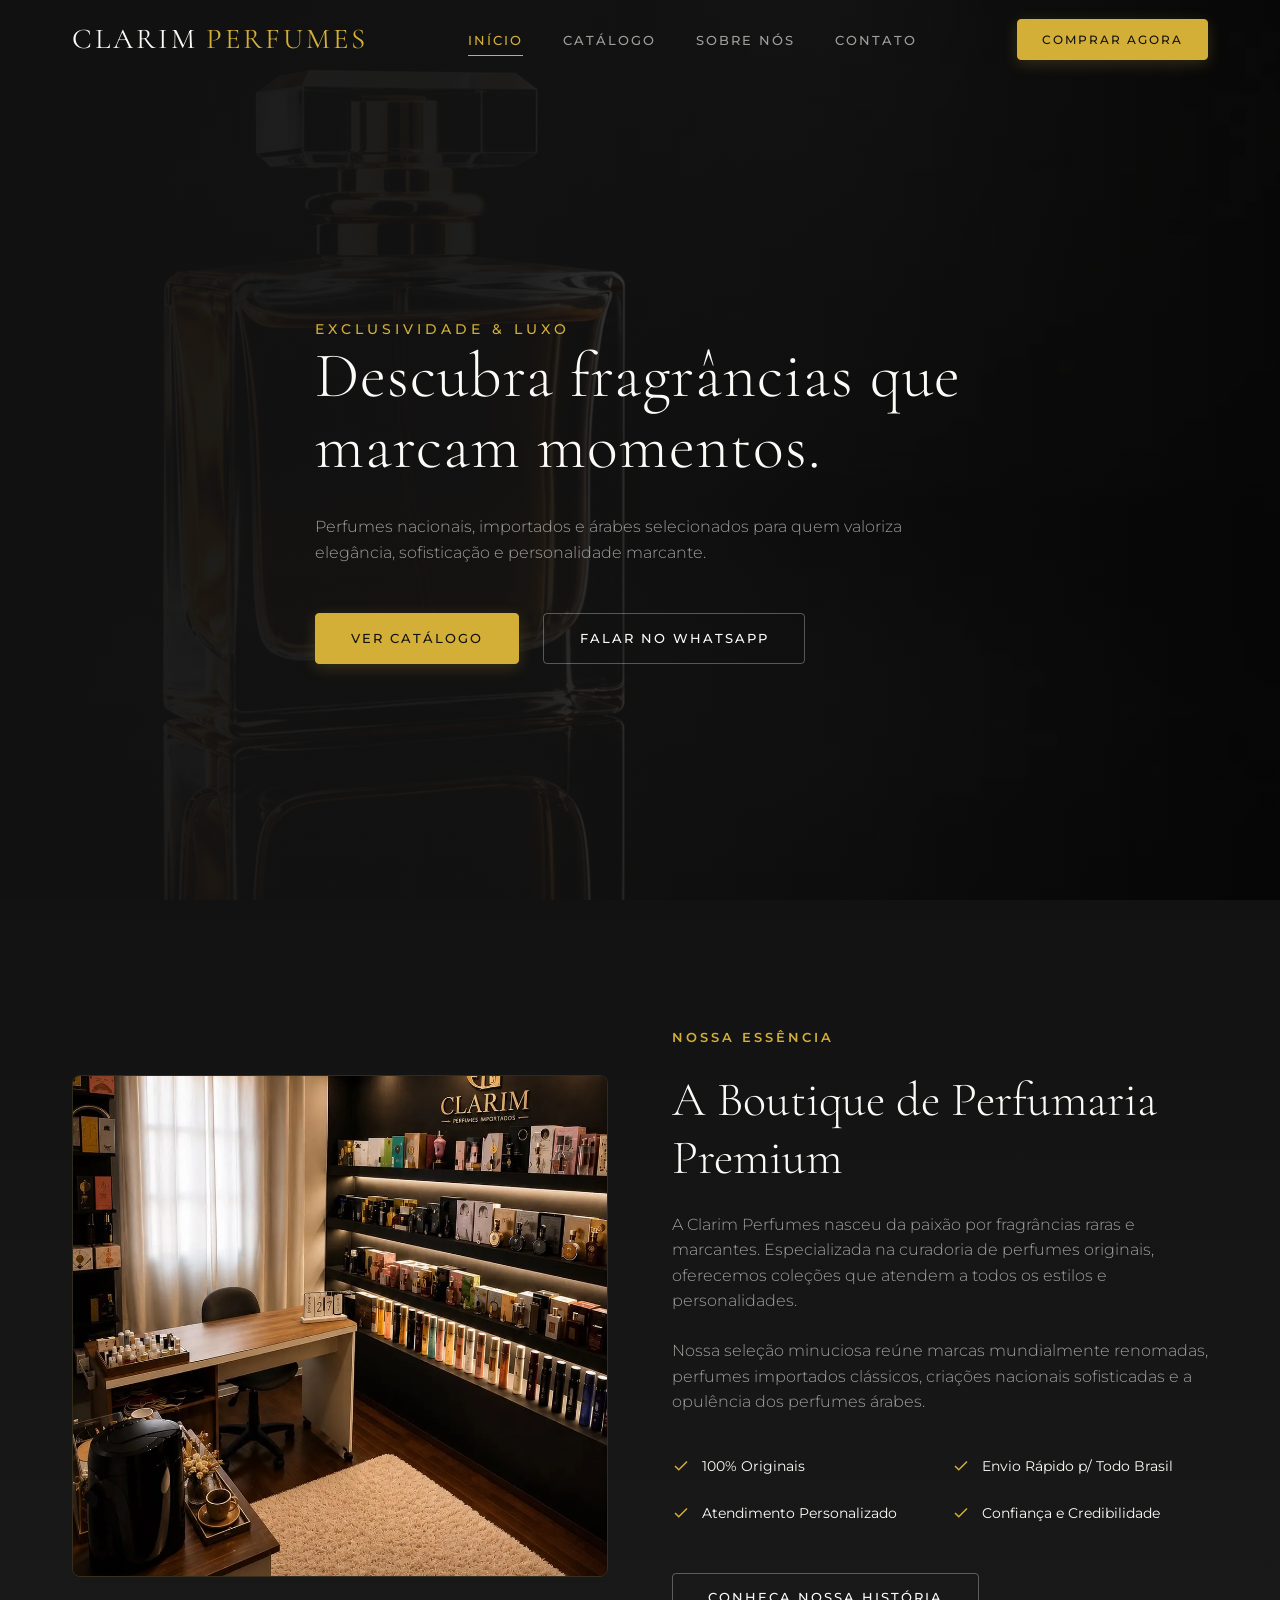
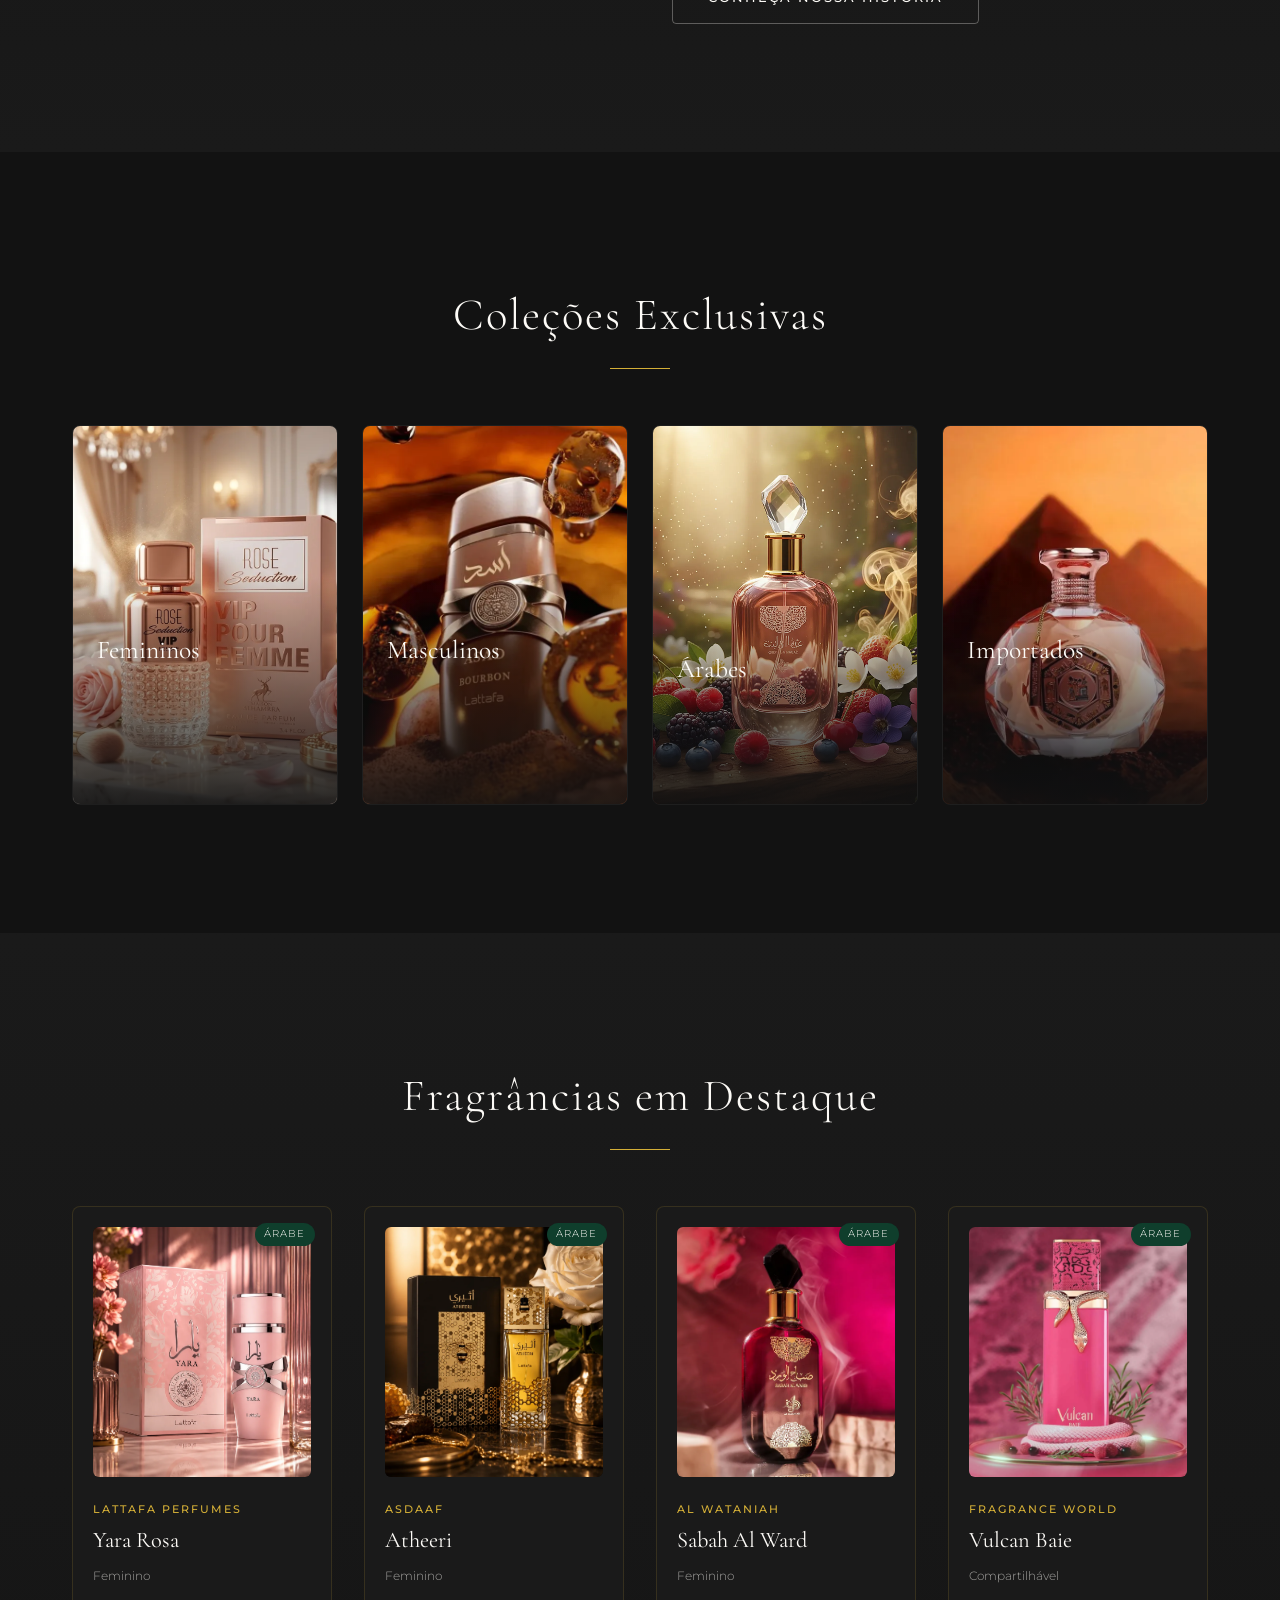
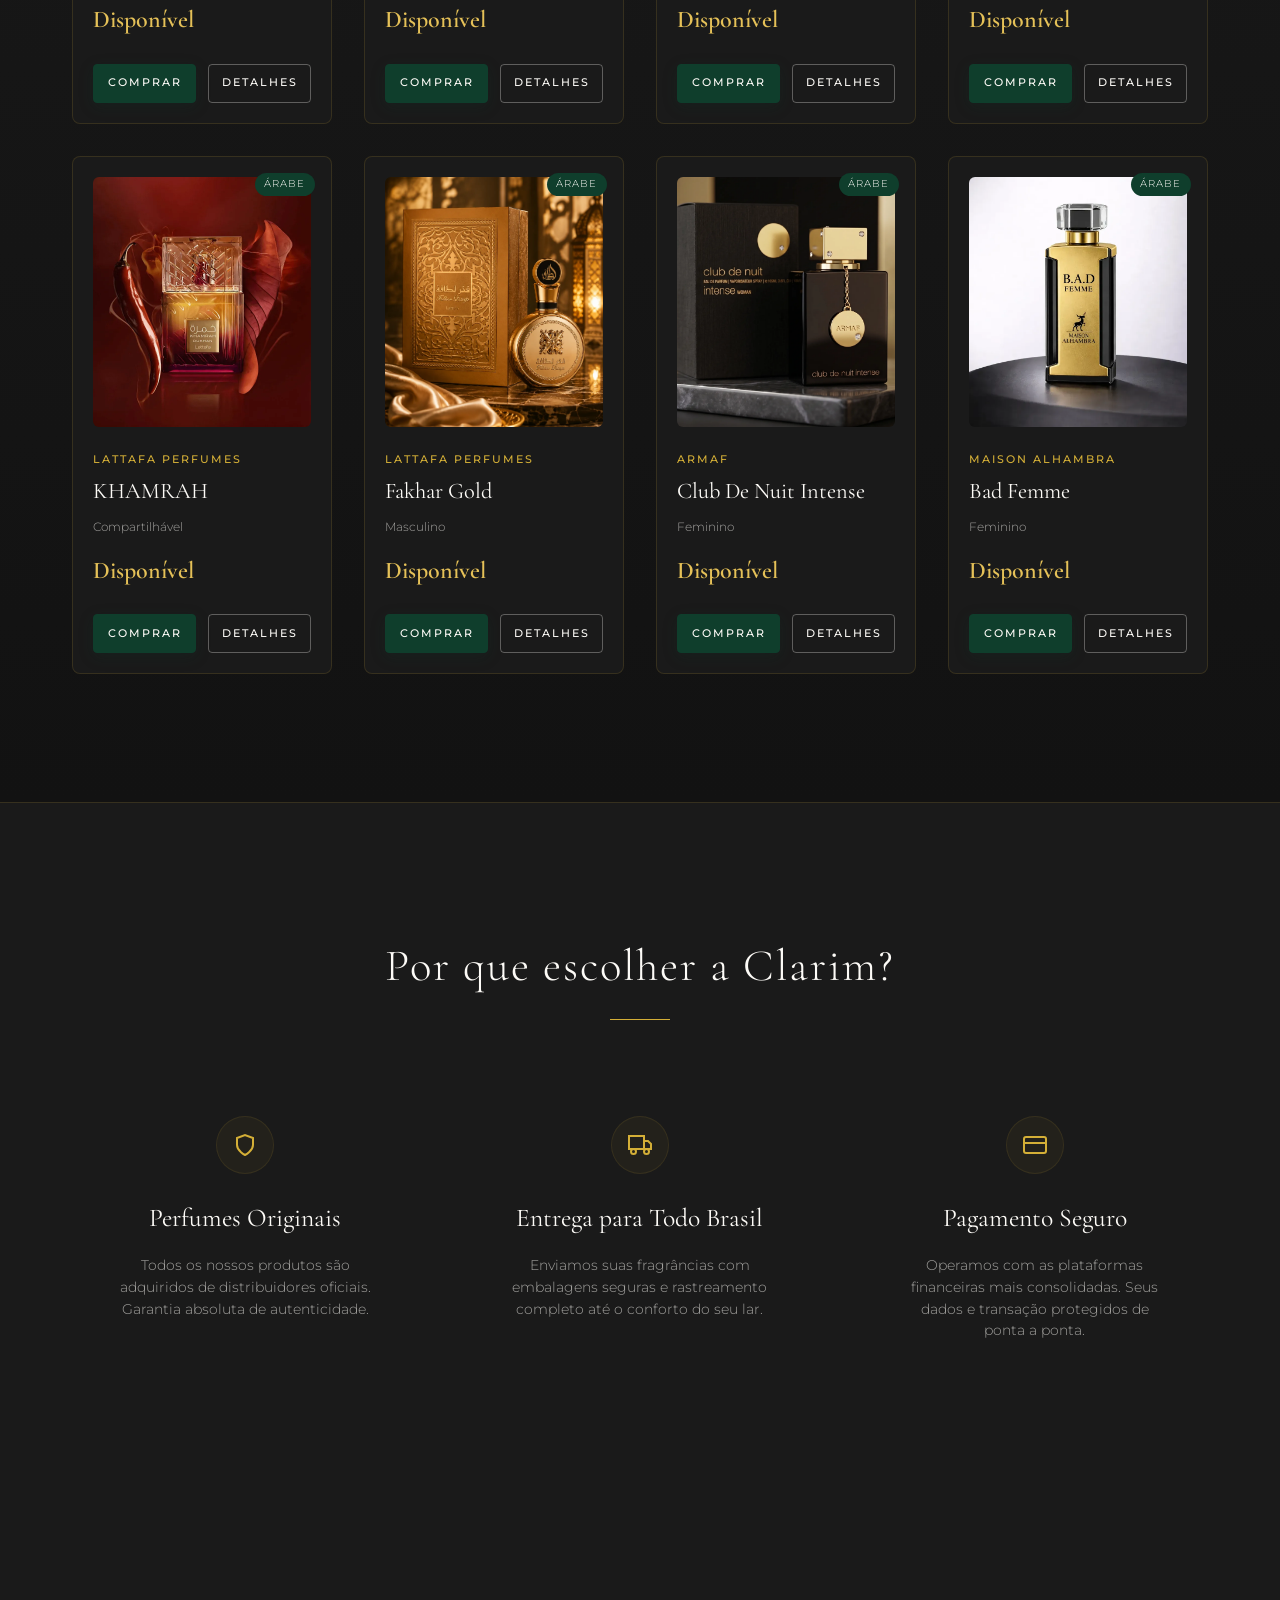
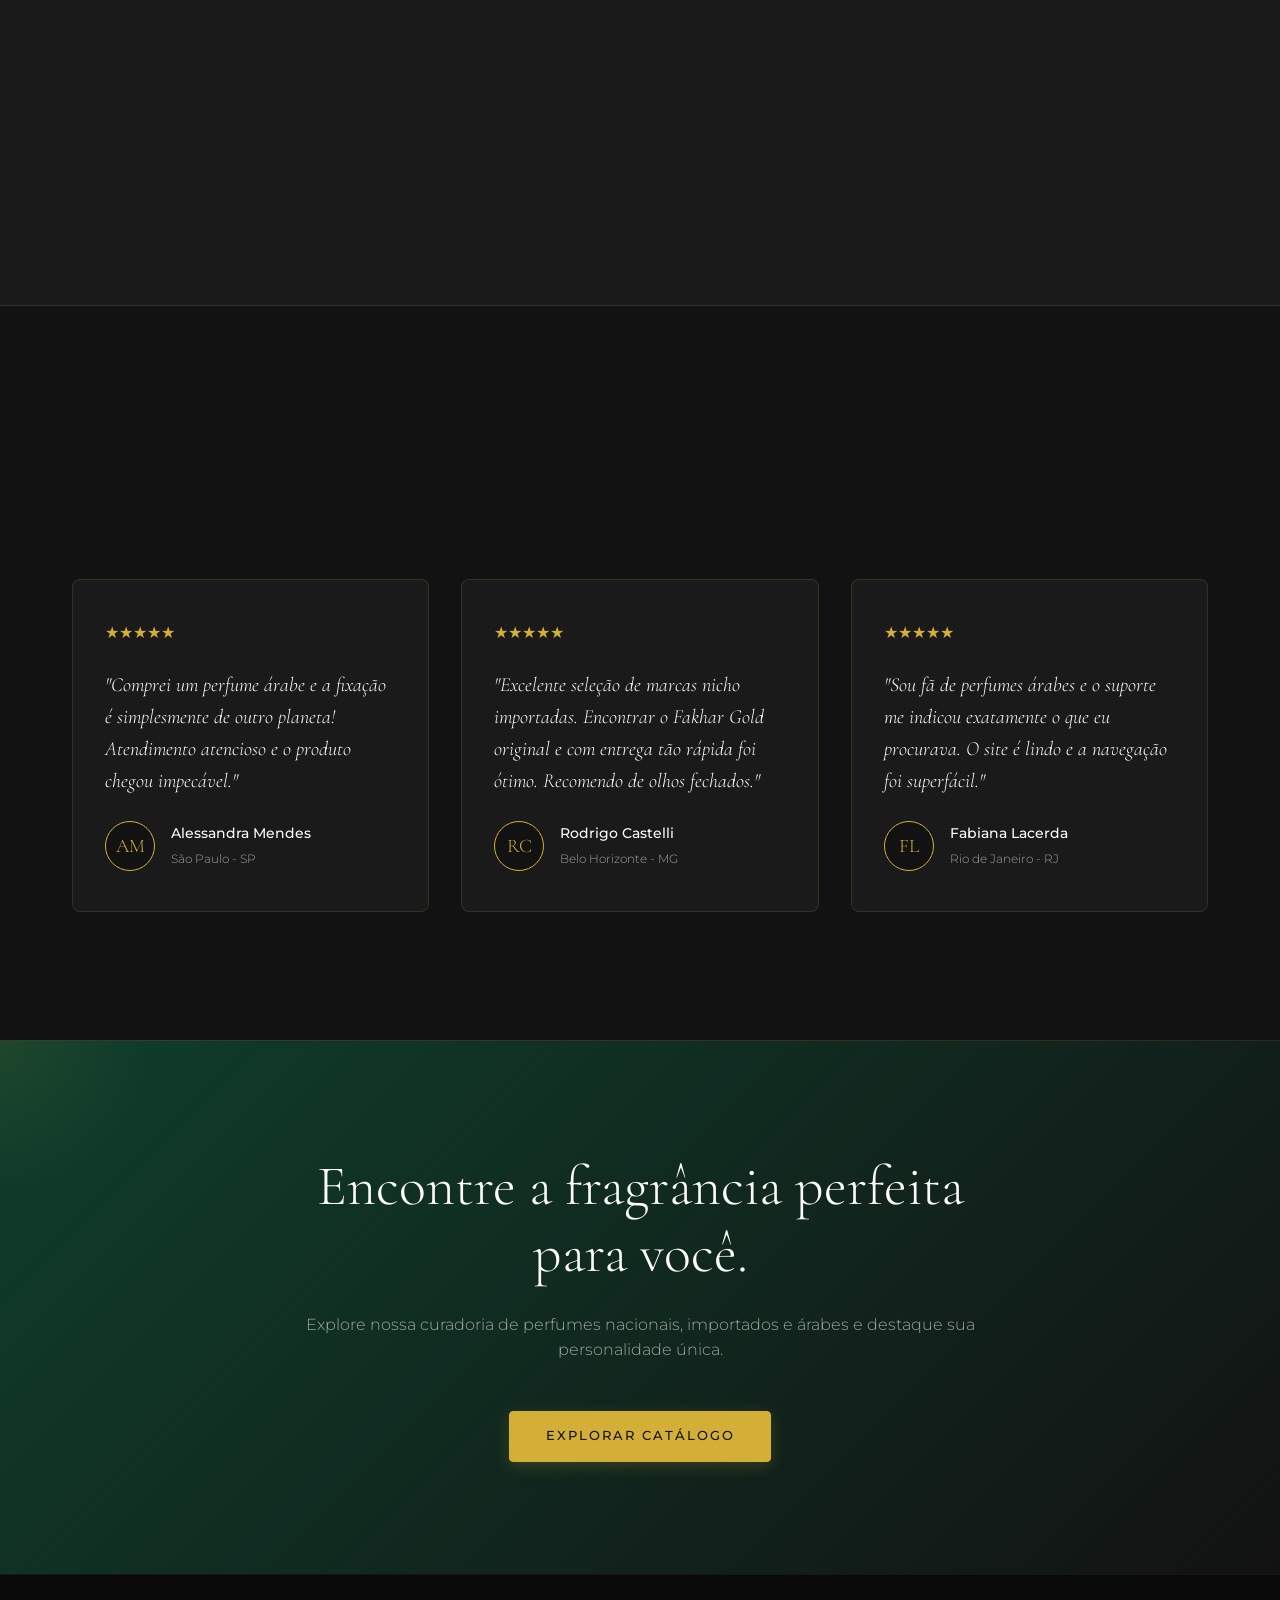
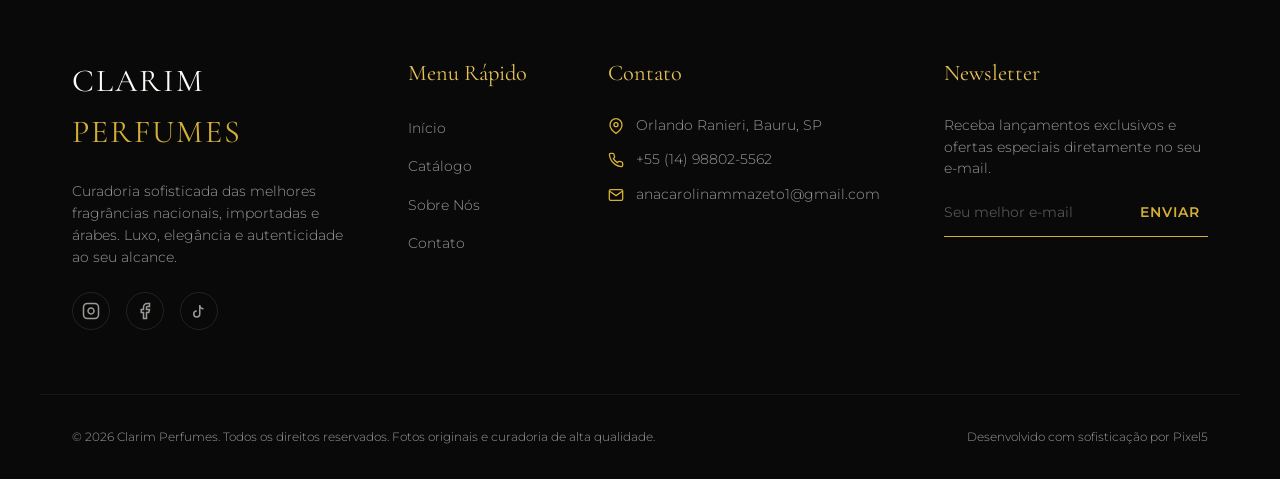
<file: index.html>
<!DOCTYPE html>
<html lang="pt-BR">

<head>
    <meta charset="UTF-8">
    <meta name="viewport" content="width=device-width, initial-scale=1.0">
    <title>Clarim Perfumes | Perfumaria Premium Nacional, Importada e Árabe</title>

    <!-- SEO Meta Tags -->
    <meta name="description"
        content="Descubra fragrâncias exclusivas e originais na Clarim Perfumes. Uma seleção premium de perfumes femininos, masculinos, importados, nacionais e árabes. Envio para todo o Brasil com confiança e sofisticação.">
    <meta name="keywords"
        content="Clarim Perfumes, Perfumes Importados, Perfumes Árabes, Perfumes Nacionais, Perfumaria de Luxo, Perfumes Masculinos, Perfumes Femininos">
    <meta name="author" content="Clarim Perfumes">

    <!-- Open Graph / Facebook -->
    <meta property="og:type" content="website">
    <meta property="og:url" content="https://www.clarimperfumes.com.br/">
    <meta property="og:title" content="Clarim Perfumes | Perfumaria Premium">
    <meta property="og:description"
        content="Descubra fragrâncias exclusivas e originais. Perfumes nacionais, importados e árabes selecionados para quem valoriza elegância.">
    <meta property="og:image" content="assets/banners/hero.png">

    <!-- Twitter -->
    <meta property="twitter:card" content="summary_large_image">
    <meta property="twitter:url" content="https://www.clarimperfumes.com.br/">
    <meta property="twitter:title" content="Clarim Perfumes | Perfumaria Premium">
    <meta property="twitter:description"
        content="Descubra fragrâncias exclusivas e originais. Perfumes nacionais, importados e árabes selecionados para quem valoriza elegância.">
    <meta property="twitter:image" content="assets/banners/hero.png">

    <!-- Favicon -->
    <link rel="icon" type="image/png" href="favicon.ico">

    <!-- CSS stylesheet -->
    <link rel="stylesheet" href="css/style.css">
</head>

<body>

    <!-- HEADER / NAVIGATION -->
    <header class="header">
        <div class="container header-container">
            <a href="index.html" class="logo">
                CLARIM <span>PERFUMES</span>
            </a>

            <nav>
                <ul class="nav-menu">
                    <li><a href="index.html" class="nav-link active">Início</a></li>
                    <li><a href="catalogo.html" class="nav-link">Catálogo</a></li>
                    <li><a href="sobre.html" class="nav-link">Sobre Nós</a></li>
                    <li><a href="contato.html" class="nav-link">Contato</a></li>
                </ul>
            </nav>

            <div class="header-cta">
                <a href="catalogo.html" class="btn btn-primary">Comprar Agora</a>
            </div>

            <button class="mobile-toggle" aria-label="Abrir Menu">
                <span></span>
                <span></span>
                <span></span>
            </button>
        </div>
    </header>

    <!-- HERO SECTION -->
    <section class="hero">
        <div class="container">
            <div class="hero-content">
                <span class="hero-tagline">Exclusividade & Luxo</span>
                <h1 class="hero-title">Descubra fragrâncias que marcam momentos.</h1>
                <p class="hero-description">Perfumes nacionais, importados e árabes selecionados para quem valoriza
                    elegância, sofisticação e personalidade marcante.</p>
                <div class="hero-buttons">
                    <a href="catalogo.html" class="btn btn-primary">Ver Catálogo</a>
                    <a href="https://wa.me/5514988025562" target="_blank" class="btn btn-secondary">Falar no
                        WhatsApp</a>
                </div>
            </div>
        </div>
    </section>

    <!-- SOBRE A CLARIM PERFUMES -->
    <section class="about-section">
        <div class="container">
            <div class="about-grid">
                <div class="about-image-wrapper animate-on-scroll">
                    <img src="assets/imagens/sobre_nos.webp" alt="Boutique Clarim Perfumes" loading="lazy">
                </div>
                <div class="about-content animate-on-scroll">
                    <span class="about-label">Nossa Essência</span>
                    <h2 class="about-title">A Boutique de Perfumaria Premium</h2>
                    <p class="about-text">A Clarim Perfumes nasceu da paixão por fragrâncias raras e marcantes.
                        Especializada na curadoria de perfumes originais, oferecemos coleções que atendem a todos os
                        estilos e personalidades.</p>
                    <p class="about-text">Nossa seleção minuciosa reúne marcas mundialmente renomadas, perfumes
                        importados clássicos, criações nacionais sofisticadas e a opulência dos perfumes árabes.</p>

                    <div class="about-highlights">
                        <div class="about-highlight-item">
                            <svg width="18" height="18" viewBox="0 0 24 24" fill="none" stroke="currentColor"
                                stroke-width="2">
                                <polyline points="20 6 9 17 4 12"></polyline>
                            </svg>
                            <span>100% Originais</span>
                        </div>
                        <div class="about-highlight-item">
                            <svg width="18" height="18" viewBox="0 0 24 24" fill="none" stroke="currentColor"
                                stroke-width="2">
                                <polyline points="20 6 9 17 4 12"></polyline>
                            </svg>
                            <span>Envio Rápido p/ Todo Brasil</span>
                        </div>
                        <div class="about-highlight-item">
                            <svg width="18" height="18" viewBox="0 0 24 24" fill="none" stroke="currentColor"
                                stroke-width="2">
                                <polyline points="20 6 9 17 4 12"></polyline>
                            </svg>
                            <span>Atendimento Personalizado</span>
                        </div>
                        <div class="about-highlight-item">
                            <svg width="18" height="18" viewBox="0 0 24 24" fill="none" stroke="currentColor"
                                stroke-width="2">
                                <polyline points="20 6 9 17 4 12"></polyline>
                            </svg>
                            <span>Confiança e Credibilidade</span>
                        </div>
                    </div>

                    <div style="margin-top: 1.5rem;">
                        <a href="sobre.html" class="btn btn-secondary">Conheça Nossa História</a>
                    </div>
                </div>
            </div>
        </div>
    </section>

    <!-- CATEGORIAS -->
    <section class="categories-section">
        <div class="container">
            <h2 class="section-title animate-on-scroll">Coleções Exclusivas</h2>
            <div class="categories-grid">

                <!-- Femininos -->
                <article class="category-card animate-on-scroll">
                    <img src="assets/perfumes/Vip Pour Femme.webp" alt="Perfumes Femininos" class="category-img"
                        loading="lazy">
                    <div class="category-overlay">
                        <h3 class="category-title">Femininos</h3>
                        <p class="category-desc">Sensualidade, delicadeza e sofisticação em buquês florais e adocicados.
                        </p>
                        <a href="catalogo.html?categoria=Feminino" class="category-btn">
                            Explorar
                            <svg width="14" height="14" viewBox="0 0 24 24" fill="none" stroke="currentColor"
                                stroke-width="2">
                                <line x1="5" y1="12" x2="19" y2="12"></line>
                                <polyline points="12 5 19 12 12 19"></polyline>
                            </svg>
                        </a>
                    </div>
                </article>

                <!-- Masculinos -->
                <article class="category-card animate-on-scroll">
                    <img src="assets/perfumes/Asad Bourbon.webp" alt="Perfumes Masculinos" class="category-img" loading="lazy">
                    <div class="category-overlay">
                        <h3 class="category-title">Masculinos</h3>
                        <p class="category-desc">Fragrâncias marcantes amadeiradas e frescas de presença inconfundível.
                        </p>
                        <a href="catalogo.html?categoria=Masculino" class="category-btn">
                            Explorar
                            <svg width="14" height="14" viewBox="0 0 24 24" fill="none" stroke="currentColor"
                                stroke-width="2">
                                <line x1="5" y1="12" x2="19" y2="12"></line>
                                <polyline points="12 5 19 12 12 19"></polyline>
                            </svg>
                        </a>
                    </div>
                </article>

                <!-- Árabes -->
                <article class="category-card animate-on-scroll">
                    <img src="assets/perfumes/Sabah Al Ward Sugar.webp" alt="Perfumes Árabes" class="category-img" loading="lazy">
                    <div class="category-overlay">
                        <h3 class="category-title">Árabes</h3>
                        <p class="category-desc">Oud, especiarias e óleos luxuosos de altíssima fixação e opulência.</p>
                        <a href="catalogo.html?origem=Árabe" class="category-btn">
                            Explorar
                            <svg width="14" height="14" viewBox="0 0 24 24" fill="none" stroke="currentColor"
                                stroke-width="2">
                                <line x1="5" y1="12" x2="19" y2="12"></line>
                                <polyline points="12 5 19 12 12 19"></polyline>
                            </svg>
                        </a>
                    </div>
                </article>

                <!-- Importados -->
                <article class="category-card animate-on-scroll">
                    <img src="assets/perfumes/Cleopatra.webp" alt="Perfumes Importados" class="category-img"
                        loading="lazy">
                    <div class="category-overlay">
                        <h3 class="category-title">Importados</h3>
                        <p class="category-desc">Os clássicos e lançamentos das maiores maisons francesas e italianas.
                        </p>
                        <a href="catalogo.html?origem=Importado" class="category-btn">
                            Explorar
                            <svg width="14" height="14" viewBox="0 0 24 24" fill="none" stroke="currentColor"
                                stroke-width="2">
                                <line x1="5" y1="12" x2="19" y2="12"></line>
                                <polyline points="12 5 19 12 12 19"></polyline>
                            </svg>
                        </a>
                    </div>
                </article>

            </div>
        </div>
    </section>

    <!-- PRODUTOS EM DESTAQUE (VITRINE) -->
    <section class="featured-section">
        <div class="container">
            <h2 class="section-title animate-on-scroll">Fragrâncias em Destaque</h2>
            <div class="products-grid">

                <!-- Produto 1: Yara Rosa -->
                <article class="product-card animate-on-scroll">
                    <span class="product-tag">Árabe</span>
                    <div class="product-image-container">
                        <img src="assets/perfumes/Yara Rosa.webp" alt="Yara Rosa - Lattafa Perfumes" class="product-img"
                            loading="lazy">
                    </div>
                    <div class="product-info">
                        <span class="product-brand">Lattafa Perfumes</span>
                        <h3 class="product-name">Yara Rosa</h3>
                        <span class="product-category">Feminino</span>
                        <div class="product-price">Disponível</div>
                        <div class="product-actions">
                            <a href="https://wa.me/5514988025562?text=Ol%C3%A1!%20Gostaria%20de%20saber%20mais%20sobre%20o%20Yara%20Rosa%20da%20Lattafa%20Perfumes"
                                target="_blank" class="btn btn-emerald">Comprar</a>
                            <a href="catalogo.html" class="btn btn-secondary">Detalhes</a>
                        </div>
                    </div>
                </article>

                <!-- Produto 2: Atheeri -->
                <article class="product-card animate-on-scroll">
                    <span class="product-tag">Árabe</span>
                    <div class="product-image-container">
                        <img src="assets/perfumes/Atheeri.webp" alt="Atheeri - Asdaaf" class="product-img" loading="lazy">
                    </div>
                    <div class="product-info">
                        <span class="product-brand">Asdaaf</span>
                        <h3 class="product-name">Atheeri</h3>
                        <span class="product-category">Feminino</span>
                        <div class="product-price">Disponível</div>
                        <div class="product-actions">
                            <a href="https://wa.me/5514988025562?text=Ol%C3%A1!%20Gostaria%20de%20saber%20mais%20sobre%20o%20Atheeri%20da%20Asdaaf"
                                target="_blank" class="btn btn-emerald">Comprar</a>
                            <a href="catalogo.html" class="btn btn-secondary">Detalhes</a>
                        </div>
                    </div>
                </article>

                <!-- Produto 3: Sabah Al Ward -->
                <article class="product-card animate-on-scroll">
                    <span class="product-tag">Árabe</span>
                    <div class="product-image-container">
                        <img src="assets/perfumes/Sabah Al Ward.webp" alt="Sabah Al Ward - Al Wataniah" class="product-img"
                            loading="lazy">
                    </div>
                    <div class="product-info">
                        <span class="product-brand">Al Wataniah</span>
                        <h3 class="product-name">Sabah Al Ward</h3>
                        <span class="product-category">Feminino</span>
                        <div class="product-price">Disponível</div>
                        <div class="product-actions">
                            <a href="https://wa.me/5514988025562?text=Ol%C3%A1!%20Gostaria%20de%20saber%20mais%20sobre%20o%20Sabah%20Al%20Ward%20da%20Al%20Wataniah"
                                target="_blank" class="btn btn-emerald">Comprar</a>
                            <a href="catalogo.html" class="btn btn-secondary">Detalhes</a>
                        </div>
                    </div>
                </article>

                <!-- Produto 4: Vulcan Baie -->
                <article class="product-card animate-on-scroll">
                    <span class="product-tag">Árabe</span>
                    <div class="product-image-container">
                        <img src="assets/perfumes/Vulcan Baie.webp" alt="Vulcan Baie - Fragrance World" class="product-img"
                            loading="lazy">
                    </div>
                    <div class="product-info">
                        <span class="product-brand">Fragrance World</span>
                        <h3 class="product-name">Vulcan Baie</h3>
                        <span class="product-category">Compartilhável</span>
                        <div class="product-price">Disponível</div>
                        <div class="product-actions">
                            <a href="https://wa.me/5514988025562?text=Ol%C3%A1!%20Gostaria%20de%20saber%20mais%20sobre%20o%20Vulcan%20Baie%20da%20Fragrance%20World"
                                target="_blank" class="btn btn-emerald">Comprar</a>
                            <a href="catalogo.html" class="btn btn-secondary">Detalhes</a>
                        </div>
                    </div>
                </article>

                <!-- Produto 5: KHAMRAH -->
                <article class="product-card animate-on-scroll">
                    <span class="product-tag">Árabe</span>
                    <div class="product-image-container">
                        <img src="assets/perfumes/KHAMRAH.webp" alt="KHAMRAH - Lattafa Perfumes" class="product-img"
                            loading="lazy">
                    </div>
                    <div class="product-info">
                        <span class="product-brand">Lattafa Perfumes</span>
                        <h3 class="product-name">KHAMRAH</h3>
                        <span class="product-category">Compartilhável</span>
                        <div class="product-price">Disponível</div>
                        <div class="product-actions">
                            <a href="https://wa.me/5514988025562?text=Ol%C3%A1!%20Gostaria%20de%20saber%20mais%20sobre%20o%20KHAMRAH%20da%20Lattafa%20Perfumes"
                                target="_blank" class="btn btn-emerald">Comprar</a>
                            <a href="catalogo.html" class="btn btn-secondary">Detalhes</a>
                        </div>
                    </div>
                </article>

                <!-- Produto 6: Fakhar Gold -->
                <article class="product-card animate-on-scroll">
                    <span class="product-tag">Árabe</span>
                    <div class="product-image-container">
                        <img src="assets/perfumes/Fakhar Gold.webp" alt="Fakhar Gold - Lattafa Perfumes" class="product-img"
                            loading="lazy">
                    </div>
                    <div class="product-info">
                        <span class="product-brand">Lattafa Perfumes</span>
                        <h3 class="product-name">Fakhar Gold</h3>
                        <span class="product-category">Masculino</span>
                        <div class="product-price">Disponível</div>
                        <div class="product-actions">
                            <a href="https://wa.me/5514988025562?text=Ol%C3%A1!%20Gostaria%20de%20saber%20mais%20sobre%20o%20Fakhar%20Gold%20da%20Lattafa%20Perfumes"
                                target="_blank" class="btn btn-emerald">Comprar</a>
                            <a href="catalogo.html" class="btn btn-secondary">Detalhes</a>
                        </div>
                    </div>
                </article>

                <!-- Produto 7: Club De Nuit Intense -->
                <article class="product-card animate-on-scroll">
                    <span class="product-tag">Árabe</span>
                    <div class="product-image-container">
                        <img src="assets/perfumes/Club De Nuit Intense.webp" alt="Club De Nuit Intense - Armaf" class="product-img"
                            loading="lazy">
                    </div>
                    <div class="product-info">
                        <span class="product-brand">Armaf</span>
                        <h3 class="product-name">Club De Nuit Intense</h3>
                        <span class="product-category">Feminino</span>
                        <div class="product-price">Disponível</div>
                        <div class="product-actions">
                            <a href="https://wa.me/5514988025562?text=Ol%C3%A1!%20Gostaria%20de%20saber%20mais%20sobre%20o%20Club%20De%20Nuit%20Intense%20da%20Armaf"
                                target="_blank" class="btn btn-emerald">Comprar</a>
                            <a href="catalogo.html" class="btn btn-secondary">Detalhes</a>
                        </div>
                    </div>
                </article>

                <!-- Produto 8: Bad Femme -->
                <article class="product-card animate-on-scroll">
                    <span class="product-tag">Árabe</span>
                    <div class="product-image-container">
                        <img src="assets/perfumes/Bad Femme.webp" alt="Bad Femme - Maison Alhambra" class="product-img"
                            loading="lazy">
                    </div>
                    <div class="product-info">
                        <span class="product-brand">Maison Alhambra</span>
                        <h3 class="product-name">Bad Femme</h3>
                        <span class="product-category">Feminino</span>
                        <div class="product-price">Disponível</div>
                        <div class="product-actions">
                            <a href="https://wa.me/5514988025562?text=Ol%C3%A1!%20Gostaria%20de%20saber%20mais%20sobre%20o%20Bad%20Femme%20da%20Maison%20Alhambra"
                                target="_blank" class="btn btn-emerald">Comprar</a>
                            <a href="catalogo.html" class="btn btn-secondary">Detalhes</a>
                        </div>
                    </div>
                </article>

            </div>
        </div>
    </section>



    <!-- DIFERENCIAIS -->
    <section class="differentials-section">
        <div class="container">
            <h2 class="section-title animate-on-scroll">Por que escolher a Clarim?</h2>
            <div class="differentials-grid">

                <!-- Diferencial 1 -->
                <div class="differential-card animate-on-scroll">
                    <div class="differential-icon">
                        <svg width="24" height="24" viewBox="0 0 24 24" fill="none" stroke="currentColor"
                            stroke-width="2">
                            <path d="M12 22s8-4 8-10V5l-8-3-8 3v7c0 6 8 10 8 10z"></path>
                        </svg>
                    </div>
                    <h3 class="differential-title">Perfumes Originais</h3>
                    <p class="differential-desc">Todos os nossos produtos são adquiridos de distribuidores oficiais.
                        Garantia absoluta de autenticidade.</p>
                </div>

                <!-- Diferencial 2 -->
                <div class="differential-card animate-on-scroll delay-1">
                    <div class="differential-icon">
                        <svg width="24" height="24" viewBox="0 0 24 24" fill="none" stroke="currentColor"
                            stroke-width="2">
                            <rect x="1" y="3" width="15" height="13"></rect>
                            <polygon points="16 8 20 8 23 11 23 16 16 16 16 8"></polygon>
                            <circle cx="5.5" cy="18.5" r="2.5"></circle>
                            <circle cx="18.5" cy="18.5" r="2.5"></circle>
                        </svg>
                    </div>
                    <h3 class="differential-title">Entrega para Todo Brasil</h3>
                    <p class="differential-desc">Enviamos suas fragrâncias com embalagens seguras e rastreamento
                        completo até o conforto do seu lar.</p>
                </div>

                <!-- Diferencial 3 -->
                <div class="differential-card animate-on-scroll delay-2">
                    <div class="differential-icon">
                        <svg width="24" height="24" viewBox="0 0 24 24" fill="none" stroke="currentColor"
                            stroke-width="2">
                            <rect x="1" y="4" width="22" height="16" rx="2" ry="2"></rect>
                            <line x1="1" y1="10" x2="23" y2="10"></line>
                        </svg>
                    </div>
                    <h3 class="differential-title">Pagamento Seguro</h3>
                    <p class="differential-desc">Operamos com as plataformas financeiras mais consolidadas. Seus dados e
                        transação protegidos de ponta a ponta.</p>
                </div>

                <!-- Diferencial 4 -->
                <div class="differential-card animate-on-scroll">
                    <div class="differential-icon">
                        <svg width="24" height="24" viewBox="0 0 24 24" fill="none" stroke="currentColor"
                            stroke-width="2">
                            <path
                                d="M21 11.5a8.38 8.38 0 0 1-.9 3.8 8.5 8.5 0 0 1-7.6 4.7 8.38 8.38 0 0 1-3.8-.9L3 21l1.9-5.7a8.38 8.38 0 0 1-.9-3.8 8.5 8.5 0 0 1 4.7-7.6 8.38 8.38 0 0 1 3.8-.9h.5a8.48 8.48 0 0 1 8 8v.5z">
                            </path>
                        </svg>
                    </div>
                    <h3 class="differential-title">Atendimento Personalizado</h3>
                    <p class="differential-desc">Consultores prontos para ajudar você a encontrar o perfume perfeito de
                        acordo com suas preferências olfativas.</p>
                </div>

                <!-- Diferencial 5 -->
                <div class="differential-card animate-on-scroll delay-1">
                    <div class="differential-icon">
                        <svg width="24" height="24" viewBox="0 0 24 24" fill="none" stroke="currentColor"
                            stroke-width="2">
                            <polygon
                                points="12 2 15.09 8.26 22 9.27 17 14.14 18.18 21.02 12 17.77 5.82 21.02 7 14.14 2 9.27 8.91 8.26 12 2">
                            </polygon>
                        </svg>
                    </div>
                    <h3 class="differential-title">Produtos Selecionados</h3>
                    <p class="differential-desc">Cada perfume adicionado à nossa boutique passa por uma criteriosa
                        avaliação de fixação, projeção e originalidade.</p>
                </div>

                <!-- Diferencial 6 -->
                <div class="differential-card animate-on-scroll delay-2">
                    <div class="differential-icon">
                        <svg width="24" height="24" viewBox="0 0 24 24" fill="none" stroke="currentColor"
                            stroke-width="2">
                            <circle cx="9" cy="21" r="1"></circle>
                            <circle cx="20" cy="21" r="1"></circle>
                            <path d="M1 1h4l2.68 13.39a2 2 0 0 0 2 1.61h9.72a2 2 0 0 0 2-1.61L23 6H6"></path>
                        </svg>
                    </div>
                    <h3 class="differential-title">Compra Fácil</h3>
                    <p class="differential-desc">Escolha em nosso catálogo interativo e finalize com toda a facilidade
                        do atendimento rápido via WhatsApp.</p>
                </div>

            </div>
        </div>
    </section>

    <!-- DEPOIMENTOS -->
    <section class="testimonials-section">
        <div class="container">
            <h2 class="section-title animate-on-scroll">A Opinião de Nossos Clientes</h2>
            <div class="testimonials-grid">

                <!-- Depoimento 1 -->
                <article class="testimonial-card animate-on-scroll">
                    <div class="testimonial-stars">
                        &#9733;&#9733;&#9733;&#9733;&#9733;
                    </div>
                    <p class="testimonial-quote">"Comprei um perfume árabe e a fixação é simplesmente de outro planeta!
                        Atendimento atencioso e o produto chegou impecável."</p>
                    <div class="testimonial-user">
                        <div class="testimonial-user-photo"
                            style="background: var(--bg-primary); display: flex; align-items: center; justify-content: center; font-family: var(--font-title); font-size: 1.2rem; color: var(--color-gold);">
                            AM</div>
                        <div class="testimonial-user-info">
                            <h4>Alessandra Mendes</h4>
                            <span>São Paulo - SP</span>
                        </div>
                    </div>
                </article>

                <!-- Depoimento 2 -->
                <article class="testimonial-card animate-on-scroll delay-1">
                    <div class="testimonial-stars">
                        &#9733;&#9733;&#9733;&#9733;&#9733;
                    </div>
                    <p class="testimonial-quote">"Excelente seleção de marcas nicho importadas. Encontrar o Fakhar Gold
                        original e com entrega tão rápida foi ótimo. Recomendo de olhos fechados."</p>
                    <div class="testimonial-user">
                        <div class="testimonial-user-photo"
                            style="background: var(--bg-primary); display: flex; align-items: center; justify-content: center; font-family: var(--font-title); font-size: 1.2rem; color: var(--color-gold);">
                            RC</div>
                        <div class="testimonial-user-info">
                            <h4>Rodrigo Castelli</h4>
                            <span>Belo Horizonte - MG</span>
                        </div>
                    </div>
                </article>

                <!-- Depoimento 3 -->
                <article class="testimonial-card animate-on-scroll delay-2">
                    <div class="testimonial-stars">
                        &#9733;&#9733;&#9733;&#9733;&#9733;
                    </div>
                    <p class="testimonial-quote">"Sou fã de perfumes árabes e o suporte me indicou exatamente o que eu
                        procurava. O site é lindo e a navegação foi superfácil."</p>
                    <div class="testimonial-user">
                        <div class="testimonial-user-photo"
                            style="background: var(--bg-primary); display: flex; align-items: center; justify-content: center; font-family: var(--font-title); font-size: 1.2rem; color: var(--color-gold);">
                            FL</div>
                        <div class="testimonial-user-info">
                            <h4>Fabiana Lacerda</h4>
                            <span>Rio de Janeiro - RJ</span>
                        </div>
                    </div>
                </article>

            </div>
        </div>
    </section>

    <!-- CTA FINAL -->
    <section class="cta-section">
        <div class="cta-container">
            <h2 class="cta-title animate-on-scroll">Encontre a fragrância perfeita para você.</h2>
            <p class="cta-desc animate-on-scroll">Explore nossa curadoria de perfumes nacionais, importados e árabes e
                destaque sua personalidade única.</p>
            <a href="catalogo.html" class="btn btn-primary animate-on-scroll">Explorar Catálogo</a>
        </div>
    </section>

    <!-- FOOTER -->
    <footer class="footer">
        <div class="container footer-grid">

            <div class="footer-info">
                <a href="index.html" class="footer-logo">CLARIM <span>PERFUMES</span></a>
                <p>Curadoria sofisticada das melhores fragrâncias nacionais, importadas e árabes. Luxo, elegância e
                    autenticidade ao seu alcance.</p>
                <div class="footer-socials">
                    <a href="https://www.instagram.com/clarim_perfumes_importados/" target="_blank" class="footer-social-link" aria-label="Instagram">
                        <svg width="18" height="18" viewBox="0 0 24 24" fill="none" stroke="currentColor"
                            stroke-width="2">
                            <rect x="2" y="2" width="20" height="20" rx="5" ry="5"></rect>
                            <path d="M16 11.37A4 4 0 1 1 12.63 8 4 4 0 0 1 16 11.37z"></path>
                            <line x1="17.5" y1="6.5" x2="17.51" y2="6.5"></line>
                        </svg>
                    </a>
                    <a href="https://www.facebook.com/profile.php?id=61591931759241&locale=pt_BR" target="_blank" class="footer-social-link" aria-label="Facebook">
                        <svg width="18" height="18" viewBox="0 0 24 24" fill="none" stroke="currentColor"
                            stroke-width="2">
                            <path d="M18 2h-3a5 5 0 0 0-5 5v3H7v4h3v8h4v-8h3l1-4h-4V7a1 1 0 0 1 1-1h3z"></path>
                        </svg>
                    </a>
                    <a href="https://www.tiktok.com/@clarimperfumesimportados" target="_blank" class="footer-social-link" aria-label="TikTok">
                        <svg width="18" height="18" viewBox="0 0 24 24" fill="none" stroke="currentColor"
                            stroke-width="2">
                            <path d="M9 12a4 4 0 1 0 4 4V4a5 5 0 0 0 5 5"></path>
                        </svg>
                    </a>
                </div>
            </div>

            <div class="footer-column">
                <h3>Menu Rápido</h3>
                <ul class="footer-links">
                    <li><a href="index.html">Início</a></li>
                    <li><a href="catalogo.html">Catálogo</a></li>
                    <li><a href="sobre.html">Sobre Nós</a></li>
                    <li><a href="contato.html">Contato</a></li>
                </ul>
            </div>

            <div class="footer-column">
                <h3>Contato</h3>
                <ul class="footer-contact-list">
                    <li>
                        <svg width="16" height="16" viewBox="0 0 24 24" fill="none" stroke="currentColor"
                            stroke-width="2">
                            <path d="M21 10c0 7-9 13-9 13s-9-6-9-13a9 9 0 0 1 18 0z"></path>
                            <circle cx="12" cy="10" r="3"></circle>
                        </svg>
                        <span>Orlando Ranieri, Bauru, SP</span>
                    </li>
                    <li>
                        <svg width="16" height="16" viewBox="0 0 24 24" fill="none" stroke="currentColor"
                            stroke-width="2">
                            <path
                                d="M22 16.92v3a2 2 0 0 1-2.18 2 19.79 19.79 0 0 1-8.63-3.07 19.5 19.5 0 0 1-6-6 19.79 19.79 0 0 1-3.07-8.67A2 2 0 0 1 4.11 2h3a2 2 0 0 1 2 1.72 12.84 12.84 0 0 0 .7 2.81 2 2 0 0 1-.45 2.11L8.09 9.91a16 16 0 0 0 6 6l1.27-1.27a2 2 0 0 1 2.11-.45 12.84 12.84 0 0 0 2.81.7A2 2 0 0 1 22 16.92z">
                            </path>
                        </svg>
                        <span>+55 (14) 98802-5562</span>
                    </li>
                    <li>
                        <svg width="16" height="16" viewBox="0 0 24 24" fill="none" stroke="currentColor"
                            stroke-width="2">
                            <path d="M4 4h16c1.1 0 2 .9 2 2v12c0 1.1-.9 2-2 2H4c-1.1 0-2-.9-2-2V6c0-1.1.9-2 2-2z">
                            </path>
                            <polyline points="22,6 12,13 2,6"></polyline>
                        </svg>
                        <span>anacarolinammazeto1@gmail.com</span>
                    </li>
                </ul>
            </div>

            <div class="footer-column footer-newsletter">
                <h3>Newsletter</h3>
                <p>Receba lançamentos exclusivos e ofertas especiais diretamente no seu e-mail.</p>
                <form class="newsletter-form">
                    <input type="email" placeholder="Seu melhor e-mail" aria-label="E-mail para newsletter" required>
                    <button type="submit" class="newsletter-submit">Enviar</button>
                </form>
            </div>

        </div>

        <div class="container footer-bottom">
            <p>&copy; <span id="copyright-year">2026</span> Clarim Perfumes. Todos os direitos reservados. Fotos
                originais e curadoria de alta qualidade.</p>
            <p>Desenvolvido com sofisticação por Pixel5</p>
        </div>
    </footer>

    <!-- BACK TO TOP BUTTON -->
    <a href="#" class="back-to-top" aria-label="Voltar ao topo">
        <svg width="24" height="24" viewBox="0 0 24 24" fill="none" stroke="currentColor" stroke-width="2">
            <polyline points="18 15 12 9 6 15"></polyline>
        </svg>
    </a>

    <!-- Scripts -->
    <script src="js/script.js"></script>
</body>

</html>
</file>
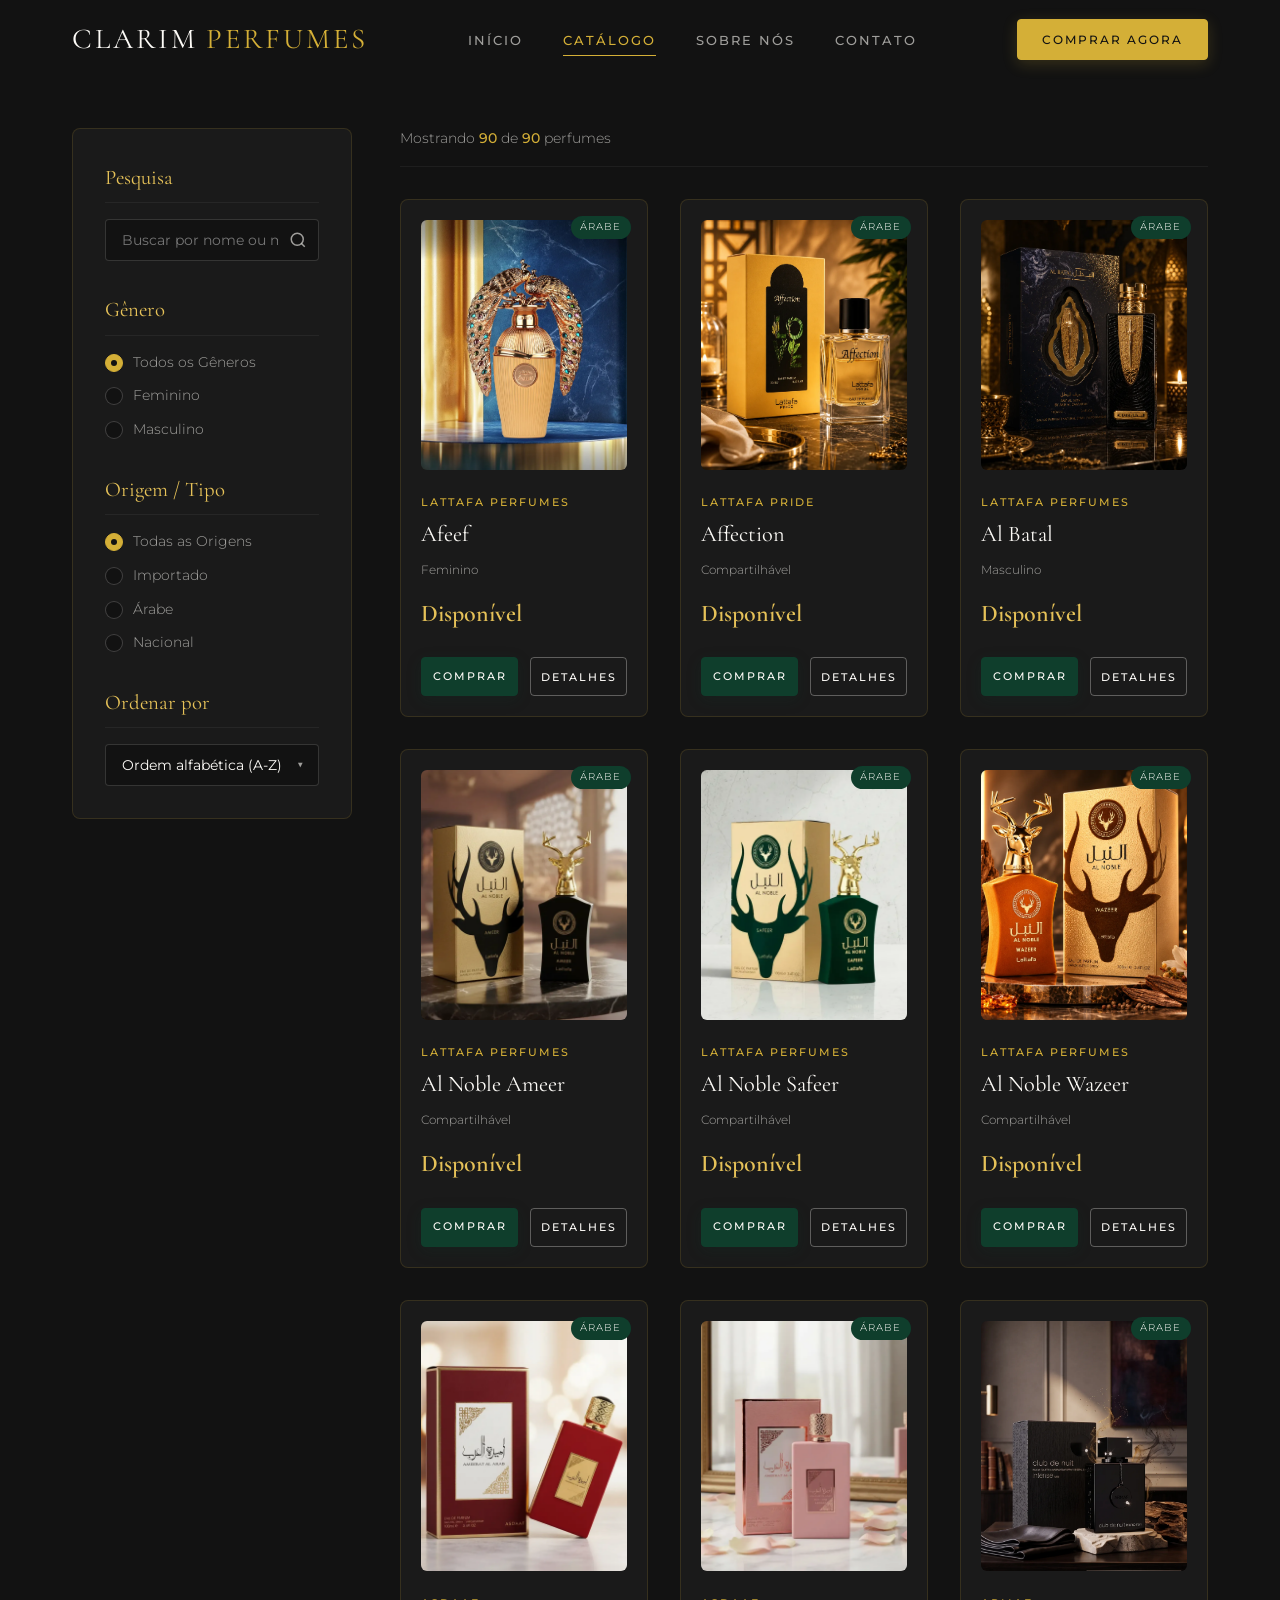
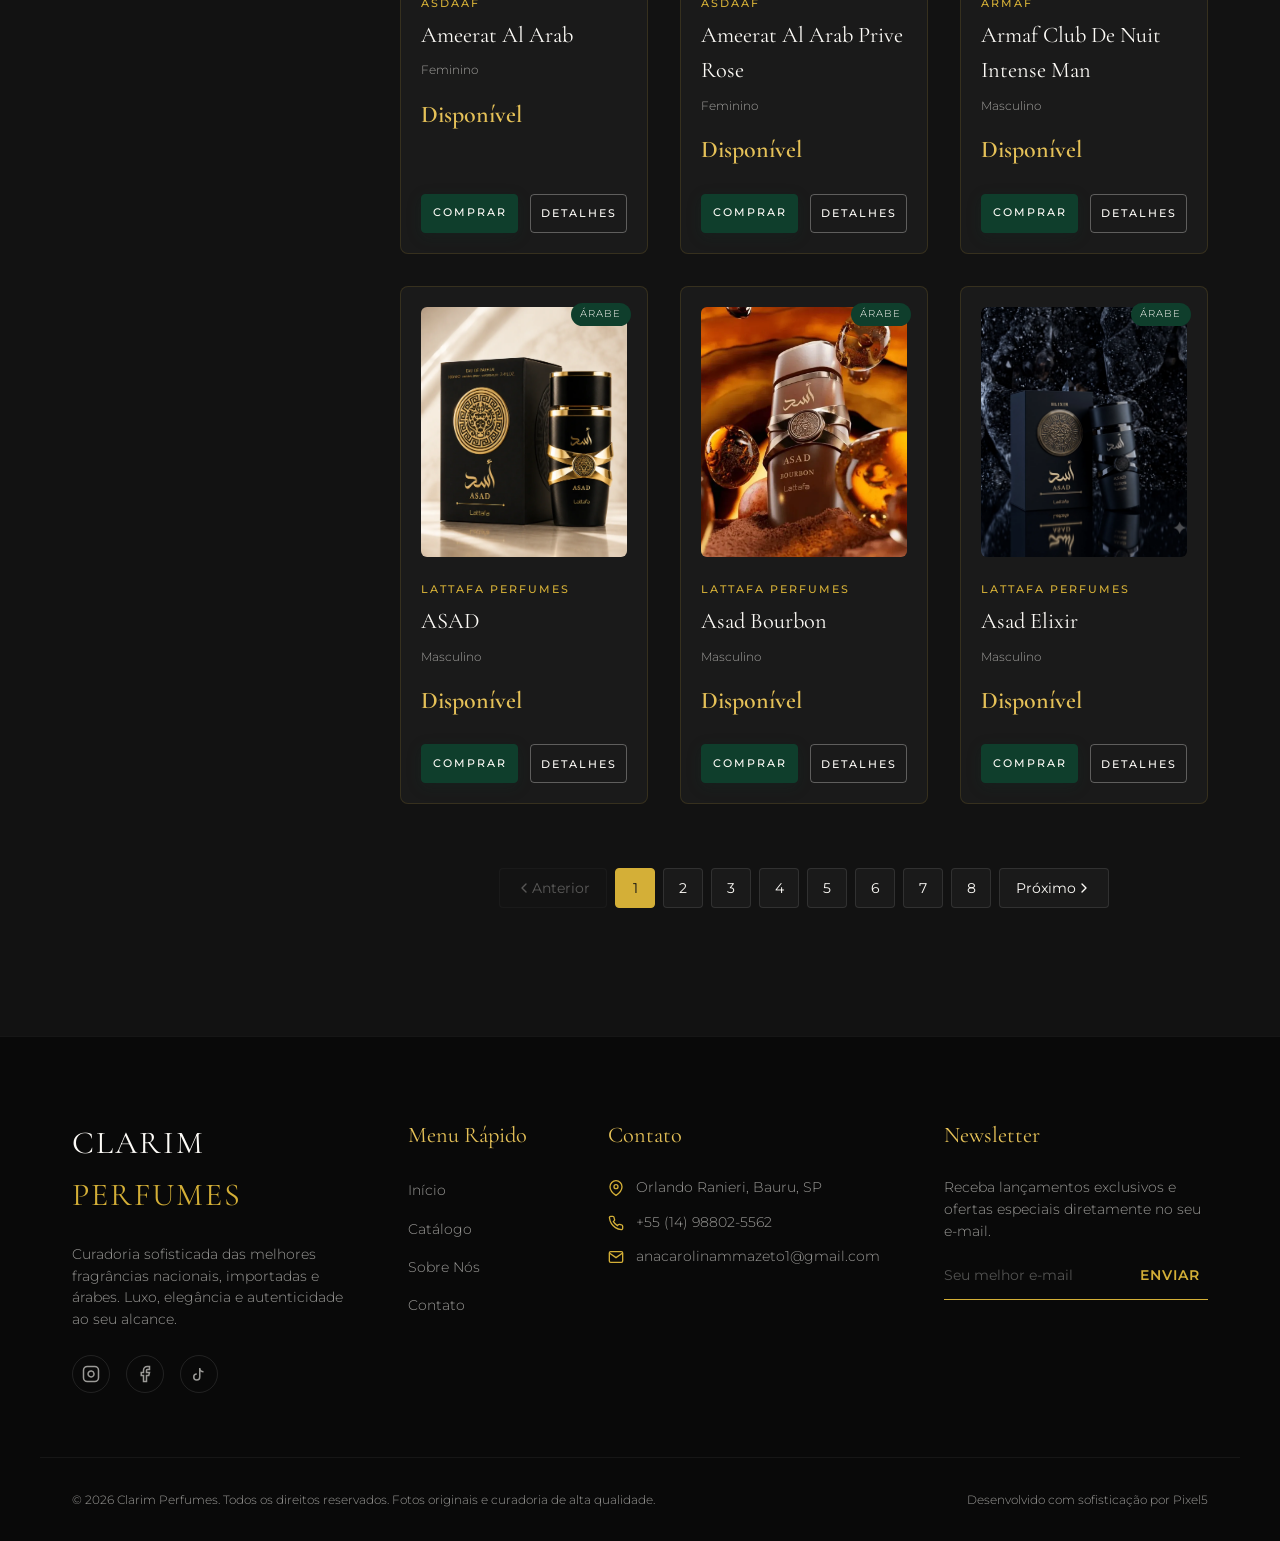
<file: catalogo.html>
<!DOCTYPE html>
<html lang="pt-BR">
<head>
    <meta charset="UTF-8">
    <meta name="viewport" content="width=device-width, initial-scale=1.0">
    <title>Catálogo de Fragrâncias | Clarim Perfumes - Encontre Sua Assinatura</title>
    
    <!-- SEO Meta Tags -->
    <meta name="description" content="Explore o catálogo exclusivo da Clarim Perfumes. Filtre e encontre perfumes femininos, masculinos, nacionais, importados e árabes pelo melhor preço.">
    <meta name="keywords" content="Catálogo Clarim Perfumes, Perfumes Masculinos, Perfumes Femininos, Comprar Perfumes Online">
    <meta name="author" content="Clarim Perfumes">
    
    <!-- Open Graph / Facebook -->
    <meta property="og:type" content="website">
    <meta property="og:url" content="https://www.clarimperfumes.com.br/catalogo.html">
    <meta property="og:title" content="Catálogo de Fragrâncias | Clarim Perfumes">
    <meta property="og:description" content="Encontre a fragrância perfeita. Filtros rápidos por marcas, categorias e origens com paginação dinâmica.">
    <meta property="og:image" content="assets/banners/hero.png">

    <!-- Favicon -->
    <link rel="icon" type="image/png" href="favicon.ico">
    
    <!-- CSS stylesheet -->
    <link rel="stylesheet" href="css/style.css">
</head>
<body>

    <!-- HEADER / NAVIGATION -->
    <header class="header">
        <div class="container header-container">
            <a href="index.html" class="logo">
                CLARIM <span>PERFUMES</span>
            </a>
            
            <nav>
                <ul class="nav-menu">
                    <li><a href="index.html" class="nav-link">Início</a></li>
                    <li><a href="catalogo.html" class="nav-link active">Catálogo</a></li>
                    <li><a href="sobre.html" class="nav-link">Sobre Nós</a></li>
                    <li><a href="contato.html" class="nav-link">Contato</a></li>
                </ul>
            </nav>

            <div class="header-cta">
                <a href="catalogo.html" class="btn btn-primary">Comprar Agora</a>
            </div>

            <button class="mobile-toggle" aria-label="Abrir Menu">
                <span></span>
                <span></span>
                <span></span>
            </button>
        </div>
    </header>

    <!-- CATALOG AREA -->
    <main class="catalogo-layout">
        <div class="container">
            <div class="catalogo-grid-container">
                
                <!-- SIDEBAR FILTERS -->
                <aside class="sidebar-filters animate-on-scroll">
                    
                    <!-- Search Filter -->
                    <div class="filter-group">
                        <h3 class="filter-title">Pesquisa</h3>
                        <div class="search-wrapper">
                            <input type="text" id="search-input" class="search-input" placeholder="Buscar por nome ou marca...">
                            <svg class="search-icon" width="18" height="18" viewBox="0 0 24 24" fill="none" stroke="currentColor" stroke-width="2"><circle cx="11" cy="11" r="8"></circle><line x1="21" y1="21" x2="16.65" y2="16.65"></line></svg>
                        </div>
                    </div>

                    <!-- Category Filter -->
                    <div class="filter-group">
                        <h3 class="filter-title">Gênero</h3>
                        <div class="filter-options">
                            <label class="radio-container">
                                <input type="radio" name="categoria" value="todos" checked>
                                <span class="checkmark"></span>
                                Todos os Gêneros
                            </label>
                            <label class="radio-container">
                                <input type="radio" name="categoria" value="Feminino">
                                <span class="checkmark"></span>
                                Feminino
                            </label>
                            <label class="radio-container">
                                <input type="radio" name="categoria" value="Masculino">
                                <span class="checkmark"></span>
                                Masculino
                            </label>
                        </div>
                    </div>

                    <!-- Origin Filter -->
                    <div class="filter-group">
                        <h3 class="filter-title">Origem / Tipo</h3>
                        <div class="filter-options">
                            <label class="radio-container">
                                <input type="radio" name="origem" value="todos" checked>
                                <span class="checkmark"></span>
                                Todas as Origens
                            </label>
                            <label class="radio-container">
                                <input type="radio" name="origem" value="Importado">
                                <span class="checkmark"></span>
                                Importado
                            </label>
                            <label class="radio-container">
                                <input type="radio" name="origem" value="Árabe">
                                <span class="checkmark"></span>
                                Árabe
                            </label>
                            <label class="radio-container">
                                <input type="radio" name="origem" value="Nacional">
                                <span class="checkmark"></span>
                                Nacional
                            </label>
                        </div>
                    </div>

                    <!-- Sorting Filter -->
                    <div class="filter-group">
                        <h3 class="filter-title">Ordenar por</h3>
                        <div class="select-wrapper">
                            <select id="sort-select">
                                <option value="alfabeto">Ordem alfabética (A-Z)</option>
                                <option value="alfabeto-desc">Ordem alfabética (Z-A)</option>
                            </select>
                        </div>
                    </div>

                </aside>

                <!-- PRODUCTS GRID & HEADER -->
                <section>
                    <div class="catalog-header animate-on-scroll">
                        <div class="catalog-header-results">
                            Mostrando <span id="results-count">0</span> de <span id="total-count">0</span> perfumes
                        </div>
                    </div>

                    <!-- Grid of products, generated via JS -->
                    <div class="catalog-grid" id="catalog-grid">
                        <!-- Dynamic items loaded here -->
                    </div>

                    <!-- Pagination, generated via JS -->
                    <div class="pagination" id="pagination">
                        <!-- Dynamic page buttons loaded here -->
                    </div>
                </section>

            </div>
        </div>
    </main>

    <!-- FOOTER -->
    <footer class="footer">
        <div class="container footer-grid">
            
            <div class="footer-info">
                <a href="index.html" class="footer-logo">CLARIM <span>PERFUMES</span></a>
                <p>Curadoria sofisticada das melhores fragrâncias nacionais, importadas e árabes. Luxo, elegância e autenticidade ao seu alcance.</p>
                <div class="footer-socials">
                    <a href="https://www.instagram.com/clarim_perfumes_importados/" target="_blank" class="footer-social-link" aria-label="Instagram">
                        <svg width="18" height="18" viewBox="0 0 24 24" fill="none" stroke="currentColor" stroke-width="2"><rect x="2" y="2" width="20" height="20" rx="5" ry="5"></rect><path d="M16 11.37A4 4 0 1 1 12.63 8 4 4 0 0 1 16 11.37z"></path><line x1="17.5" y1="6.5" x2="17.51" y2="6.5"></line></svg>
                    </a>
                    <a href="https://www.facebook.com/profile.php?id=61591931759241&locale=pt_BR" target="_blank" class="footer-social-link" aria-label="Facebook">
                        <svg width="18" height="18" viewBox="0 0 24 24" fill="none" stroke="currentColor" stroke-width="2"><path d="M18 2h-3a5 5 0 0 0-5 5v3H7v4h3v8h4v-8h3l1-4h-4V7a1 1 0 0 1 1-1h3z"></path></svg>
                    </a>
                    <a href="https://www.tiktok.com/@clarimperfumesimportados" target="_blank" class="footer-social-link" aria-label="TikTok">
                        <svg width="18" height="18" viewBox="0 0 24 24" fill="none" stroke="currentColor" stroke-width="2"><path d="M9 12a4 4 0 1 0 4 4V4a5 5 0 0 0 5 5"></path></svg>
                    </a>
                </div>
            </div>

            <div class="footer-column">
                <h3>Menu Rápido</h3>
                <ul class="footer-links">
                    <li><a href="index.html">Início</a></li>
                    <li><a href="catalogo.html">Catálogo</a></li>
                    <li><a href="sobre.html">Sobre Nós</a></li>
                    <li><a href="contato.html">Contato</a></li>
                </ul>
            </div>

            <div class="footer-column">
                <h3>Contato</h3>
                <ul class="footer-contact-list">
                    <li>
                        <svg width="16" height="16" viewBox="0 0 24 24" fill="none" stroke="currentColor" stroke-width="2"><path d="M21 10c0 7-9 13-9 13s-9-6-9-13a9 9 0 0 1 18 0z"></path><circle cx="12" cy="10" r="3"></circle></svg>
                        <span>Orlando Ranieri, Bauru, SP</span>
                    </li>
                    <li>
                        <svg width="16" height="16" viewBox="0 0 24 24" fill="none" stroke="currentColor" stroke-width="2"><path d="M22 16.92v3a2 2 0 0 1-2.18 2 19.79 19.79 0 0 1-8.63-3.07 19.5 19.5 0 0 1-6-6 19.79 19.79 0 0 1-3.07-8.67A2 2 0 0 1 4.11 2h3a2 2 0 0 1 2 1.72 12.84 12.84 0 0 0 .7 2.81 2 2 0 0 1-.45 2.11L8.09 9.91a16 16 0 0 0 6 6l1.27-1.27a2 2 0 0 1 2.11-.45 12.84 12.84 0 0 0 2.81.7A2 2 0 0 1 22 16.92z"></path></svg>
                        <span>+55 (14) 98802-5562</span>
                    </li>
                    <li>
                        <svg width="16" height="16" viewBox="0 0 24 24" fill="none" stroke="currentColor" stroke-width="2"><path d="M4 4h16c1.1 0 2 .9 2 2v12c0 1.1-.9 2-2 2H4c-1.1 0-2-.9-2-2V6c0-1.1.9-2 2-2z"></path><polyline points="22,6 12,13 2,6"></polyline></svg>
                        <span>anacarolinammazeto1@gmail.com</span>
                    </li>
                </ul>
            </div>

            <div class="footer-column footer-newsletter">
                <h3>Newsletter</h3>
                <p>Receba lançamentos exclusivos e ofertas especiais diretamente no seu e-mail.</p>
                <form class="newsletter-form">
                    <input type="email" placeholder="Seu melhor e-mail" aria-label="E-mail para newsletter" required>
                    <button type="submit" class="newsletter-submit">Enviar</button>
                </form>
            </div>

        </div>

        <div class="container footer-bottom">
            <p>&copy; <span id="copyright-year">2026</span> Clarim Perfumes. Todos os direitos reservados. Fotos originais e curadoria de alta qualidade.</p>
            <p>Desenvolvido com sofisticação por Pixel5</p>
        </div>
    </footer>

    <!-- BACK TO TOP BUTTON -->
    <a href="#" class="back-to-top" aria-label="Voltar ao topo">
        <svg width="24" height="24" viewBox="0 0 24 24" fill="none" stroke="currentColor" stroke-width="2"><polyline points="18 15 12 9 6 15"></polyline></svg>
    </a>

    <!-- Scripts (Produtos data MUST load before Catalogo logic) -->
    <script src="js/produtos.js"></script>
    <script src="js/catalogo.js"></script>
    <script src="js/script.js"></script>
</body>
</html>
</file>
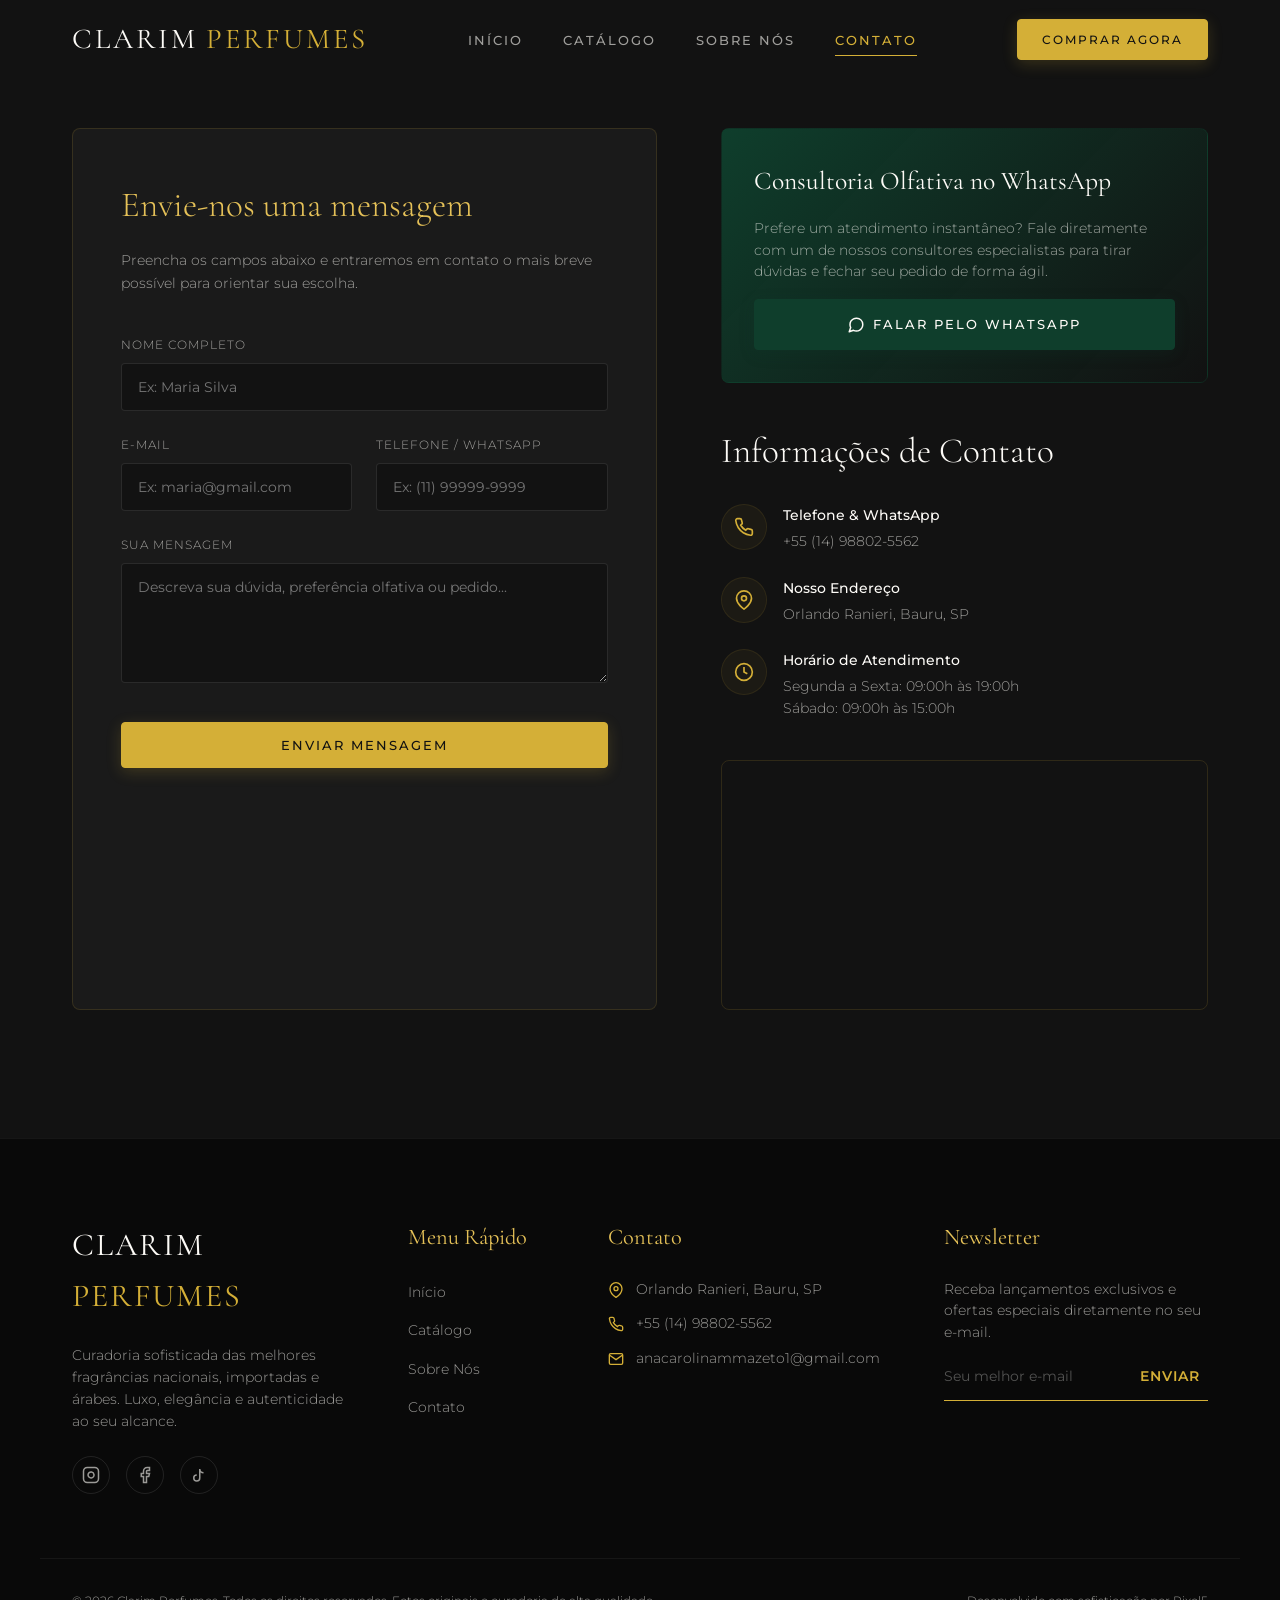
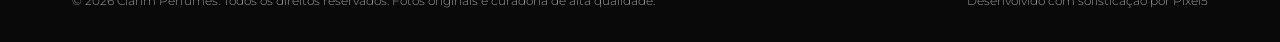
<file: contato.html>
<!DOCTYPE html>
<html lang="pt-BR">
<head>
    <meta charset="UTF-8">
    <meta name="viewport" content="width=device-width, initial-scale=1.0">
    <title>Contato | Clarim Perfumes - Fale Conosco</title>
    
    <!-- SEO Meta Tags -->
    <meta name="description" content="Entre em contato com a Clarim Perfumes. Fale conosco por e-mail, telefone, redes sociais ou envie uma mensagem diretamente pelo formulário de contato.">
    <meta name="keywords" content="Contato Clarim Perfumes, WhatsApp Clarim, Telefone Clarim, Endereço Clarim Perfumes">
    <meta name="author" content="Clarim Perfumes">
    
    <!-- Open Graph / Facebook -->
    <meta property="og:type" content="website">
    <meta property="og:url" content="https://www.clarimperfumes.com.br/contato.html">
    <meta property="og:title" content="Contato | Clarim Perfumes">
    <meta property="og:description" content="Estamos prontos para atender você. Tire suas dúvidas, receba consultoria olfativa ou faça seu pedido por WhatsApp.">
    <meta property="og:image" content="assets/banners/hero.png">

    <!-- Favicon -->
    <link rel="icon" type="image/png" href="favicon.ico">
    
    <!-- CSS stylesheet -->
    <link rel="stylesheet" href="css/style.css">
</head>
<body>

    <!-- HEADER / NAVIGATION -->
    <header class="header">
        <div class="container header-container">
            <a href="index.html" class="logo">
                CLARIM <span>PERFUMES</span>
            </a>
            
            <nav>
                <ul class="nav-menu">
                    <li><a href="index.html" class="nav-link">Início</a></li>
                    <li><a href="catalogo.html" class="nav-link">Catálogo</a></li>
                    <li><a href="sobre.html" class="nav-link">Sobre Nós</a></li>
                    <li><a href="contato.html" class="nav-link active">Contato</a></li>
                </ul>
            </nav>

            <div class="header-cta">
                <a href="catalogo.html" class="btn btn-primary">Comprar Agora</a>
            </div>

            <button class="mobile-toggle" aria-label="Abrir Menu">
                <span></span>
                <span></span>
                <span></span>
            </button>
        </div>
    </header>

    <!-- CONTACT AREA -->
    <main class="contato-layout">
        <div class="container">
            <div class="contato-grid">
                
                <!-- CONTACT FORM -->
                <section class="contato-form-container animate-on-scroll">
                    <h2>Envie-nos uma mensagem</h2>
                    <p>Preencha os campos abaixo e entraremos em contato o mais breve possível para orientar sua escolha.</p>
                    
                    <form id="contact-form" novalidate>
                        
                        <div class="form-group">
                            <label for="nome" class="form-label">Nome Completo</label>
                            <input type="text" id="nome" class="form-control" placeholder="Ex: Maria Silva" required>
                        </div>
                        
                        <div class="form-row">
                            <div class="form-group">
                                <label for="email" class="form-label">E-mail</label>
                                <input type="email" id="email" class="form-control" placeholder="Ex: maria@gmail.com" required>
                            </div>
                            
                            <div class="form-group">
                                <label for="telefone" class="form-label">Telefone / WhatsApp</label>
                                <input type="tel" id="telefone" class="form-control" placeholder="Ex: (11) 99999-9999" required>
                            </div>
                        </div>

                        <div class="form-group">
                            <label for="mensagem" class="form-label">Sua Mensagem</label>
                            <textarea id="mensagem" class="form-control" placeholder="Descreva sua dúvida, preferência olfativa ou pedido..." required></textarea>
                        </div>

                        <div style="margin-top: 2rem;">
                            <button type="submit" class="btn btn-primary" style="width: 100%;">Enviar Mensagem</button>
                        </div>

                    </form>
                </section>

                <!-- CONTACT CHANNELS / DETAILS -->
                <section class="contato-info-side animate-on-scroll">
                    
                    <!-- WhatsApp Card CTA -->
                    <div class="whatsapp-card">
                        <h3>Consultoria Olfativa no WhatsApp</h3>
                        <p>Prefere um atendimento instantâneo? Fale diretamente com um de nossos consultores especialistas para tirar dúvidas e fechar seu pedido de forma ágil.</p>
                        <a href="https://wa.me/5514988025562" target="_blank" class="btn btn-emerald" style="width: 100%; display: flex; align-items: center; justify-content: center; gap: 0.5rem;">
                            <svg width="18" height="18" viewBox="0 0 24 24" fill="none" stroke="currentColor" stroke-width="2" stroke-linecap="round" stroke-linejoin="round"><path d="M21 11.5a8.38 8.38 0 0 1-.9 3.8 8.5 8.5 0 0 1-7.6 4.7 8.38 8.38 0 0 1-3.8-.9L3 21l1.9-5.7a8.38 8.38 0 0 1-.9-3.8 8.5 8.5 0 0 1 4.7-7.6 8.38 8.38 0 0 1 3.8-.9h.5a8.48 8.48 0 0 1 8 8v.5z"></path></svg>
                            Falar pelo WhatsApp
                        </a>
                    </div>

                    <!-- Details List -->
                    <div class="contato-details">
                        <h2>Informações de Contato</h2>
                        
                        <ul class="contato-list">
                            
                            <!-- Telefone -->
                            <li class="contato-item">
                                <div class="contato-icon">
                                    <svg width="20" height="20" viewBox="0 0 24 24" fill="none" stroke="currentColor" stroke-width="2"><path d="M22 16.92v3a2 2 0 0 1-2.18 2 19.79 19.79 0 0 1-8.63-3.07 19.5 19.5 0 0 1-6-6 19.79 19.79 0 0 1-3.07-8.67A2 2 0 0 1 4.11 2h3a2 2 0 0 1 2 1.72 12.84 12.84 0 0 0 .7 2.81 2 2 0 0 1-.45 2.11L8.09 9.91a16 16 0 0 0 6 6l1.27-1.27a2 2 0 0 1 2.11-.45 12.84 12.84 0 0 0 2.81.7A2 2 0 0 1 22 16.92z"></path></svg>
                                </div>
                                <div class="contato-text">
                                    <h4>Telefone & WhatsApp</h4>
                                    <p>+55 (14) 98802-5562</p>
                                </div>
                            </li>

                            <!-- Endereço -->
                            <li class="contato-item">
                                <div class="contato-icon">
                                    <svg width="20" height="20" viewBox="0 0 24 24" fill="none" stroke="currentColor" stroke-width="2"><path d="M21 10c0 7-9 13-9 13s-9-6-9-13a9 9 0 0 1 18 0z"></path><circle cx="12" cy="10" r="3"></circle></svg>
                                </div>
                                <div class="contato-text">
                                    <h4>Nosso Endereço</h4>
                                    <p>Orlando Ranieri, Bauru, SP</p>
                                </div>
                            </li>

                            <!-- Horário -->
                            <li class="contato-item">
                                <div class="contato-icon">
                                    <svg width="20" height="20" viewBox="0 0 24 24" fill="none" stroke="currentColor" stroke-width="2"><circle cx="12" cy="12" r="10"></circle><polyline points="12 6 12 12 16 14"></polyline></svg>
                                </div>
                                <div class="contato-text">
                                    <h4>Horário de Atendimento</h4>
                                    <p>Segunda a Sexta: 09:00h às 19:00h<br>Sábado: 09:00h às 15:00h</p>
                                </div>
                            </li>

                        </ul>
                    </div>

                    <!-- Google Maps Iframe -->
                    <div class="map-container">
                        <!-- Oscar Freire location embedded in Google Maps -->
                        <iframe 
                            src="https://maps.google.com/maps?q=Orlando%20Ranieri,%20Bauru,%20SP,%20Brasil&output=embed" 
                            allowfullscreen="" 
                            loading="lazy" 
                            referrerpolicy="no-referrer-when-downgrade"
                            title="Localização da Clarim Perfumes">
                        </iframe>
                    </div>

                </section>

            </div>
        </div>
    </main>

    <!-- FOOTER -->
    <footer class="footer">
        <div class="container footer-grid">
            
            <div class="footer-info">
                <a href="index.html" class="footer-logo">CLARIM <span>PERFUMES</span></a>
                <p>Curadoria sofisticada das melhores fragrâncias nacionais, importadas e árabes. Luxo, elegância e autenticidade ao seu alcance.</p>
                <div class="footer-socials">
                    <a href="https://www.instagram.com/clarim_perfumes_importados/" target="_blank" class="footer-social-link" aria-label="Instagram">
                        <svg width="18" height="18" viewBox="0 0 24 24" fill="none" stroke="currentColor" stroke-width="2"><rect x="2" y="2" width="20" height="20" rx="5" ry="5"></rect><path d="M16 11.37A4 4 0 1 1 12.63 8 4 4 0 0 1 16 11.37z"></path><line x1="17.5" y1="6.5" x2="17.51" y2="6.5"></line></svg>
                    </a>
                    <a href="https://www.facebook.com/profile.php?id=61591931759241&locale=pt_BR" target="_blank" class="footer-social-link" aria-label="Facebook">
                        <svg width="18" height="18" viewBox="0 0 24 24" fill="none" stroke="currentColor" stroke-width="2"><path d="M18 2h-3a5 5 0 0 0-5 5v3H7v4h3v8h4v-8h3l1-4h-4V7a1 1 0 0 1 1-1h3z"></path></svg>
                    </a>
                    <a href="https://www.tiktok.com/@clarimperfumesimportados" target="_blank" class="footer-social-link" aria-label="TikTok">
                        <svg width="18" height="18" viewBox="0 0 24 24" fill="none" stroke="currentColor" stroke-width="2"><path d="M9 12a4 4 0 1 0 4 4V4a5 5 0 0 0 5 5"></path></svg>
                    </a>
                </div>
            </div>

            <div class="footer-column">
                <h3>Menu Rápido</h3>
                <ul class="footer-links">
                    <li><a href="index.html">Início</a></li>
                    <li><a href="catalogo.html">Catálogo</a></li>
                    <li><a href="sobre.html">Sobre Nós</a></li>
                    <li><a href="contato.html">Contato</a></li>
                </ul>
            </div>

            <div class="footer-column">
                <h3>Contato</h3>
                <ul class="footer-contact-list">
                    <li>
                        <svg width="16" height="16" viewBox="0 0 24 24" fill="none" stroke="currentColor" stroke-width="2"><path d="M21 10c0 7-9 13-9 13s-9-6-9-13a9 9 0 0 1 18 0z"></path><circle cx="12" cy="10" r="3"></circle></svg>
                        <span>Orlando Ranieri, Bauru, SP</span>
                    </li>
                    <li>
                        <svg width="16" height="16" viewBox="0 0 24 24" fill="none" stroke="currentColor" stroke-width="2"><path d="M22 16.92v3a2 2 0 0 1-2.18 2 19.79 19.79 0 0 1-8.63-3.07 19.5 19.5 0 0 1-6-6 19.79 19.79 0 0 1-3.07-8.67A2 2 0 0 1 4.11 2h3a2 2 0 0 1 2 1.72 12.84 12.84 0 0 0 .7 2.81 2 2 0 0 1-.45 2.11L8.09 9.91a16 16 0 0 0 6 6l1.27-1.27a2 2 0 0 1 2.11-.45 12.84 12.84 0 0 0 2.81.7A2 2 0 0 1 22 16.92z"></path></svg>
                        <span>+55 (14) 98802-5562</span>
                    </li>
                    <li>
                        <svg width="16" height="16" viewBox="0 0 24 24" fill="none" stroke="currentColor" stroke-width="2"><path d="M4 4h16c1.1 0 2 .9 2 2v12c0 1.1-.9 2-2 2H4c-1.1 0-2-.9-2-2V6c0-1.1.9-2 2-2z"></path><polyline points="22,6 12,13 2,6"></polyline></svg>
                        <span>anacarolinammazeto1@gmail.com</span>
                    </li>
                </ul>
            </div>

            <div class="footer-column footer-newsletter">
                <h3>Newsletter</h3>
                <p>Receba lançamentos exclusivos e ofertas especiais diretamente no seu e-mail.</p>
                <form class="newsletter-form">
                    <input type="email" placeholder="Seu melhor e-mail" aria-label="E-mail para newsletter" required>
                    <button type="submit" class="newsletter-submit">Enviar</button>
                </form>
            </div>

        </div>

        <div class="container footer-bottom">
            <p>&copy; <span id="copyright-year">2026</span> Clarim Perfumes. Todos os direitos reservados. Fotos originais e curadoria de alta qualidade.</p>
            <p>Desenvolvido com sofisticação por Pixel5</p>
        </div>
    </footer>

    <!-- BACK TO TOP BUTTON -->
    <a href="#" class="back-to-top" aria-label="Voltar ao topo">
        <svg width="24" height="24" viewBox="0 0 24 24" fill="none" stroke="currentColor" stroke-width="2"><polyline points="18 15 12 9 6 15"></polyline></svg>
    </a>

    <!-- Scripts -->
    <script src="js/script.js"></script>
</body>
</html>
</file>
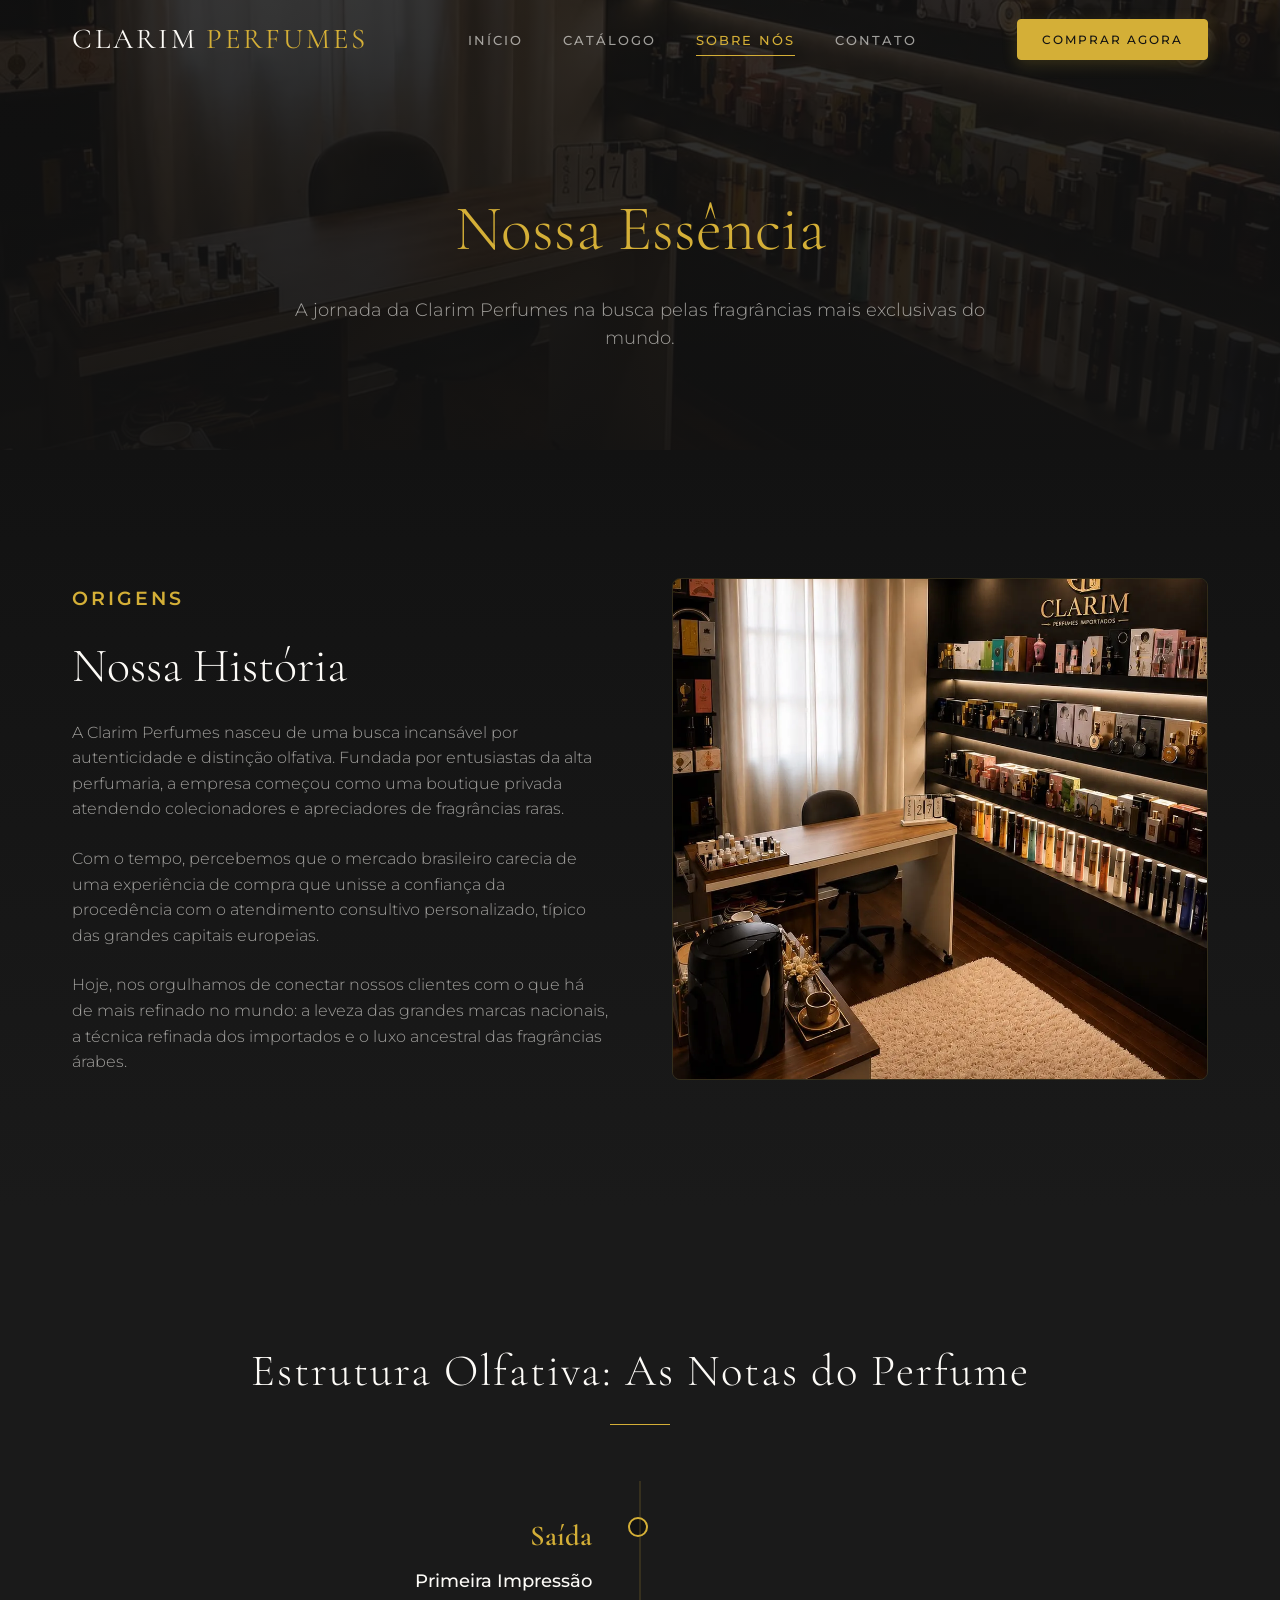
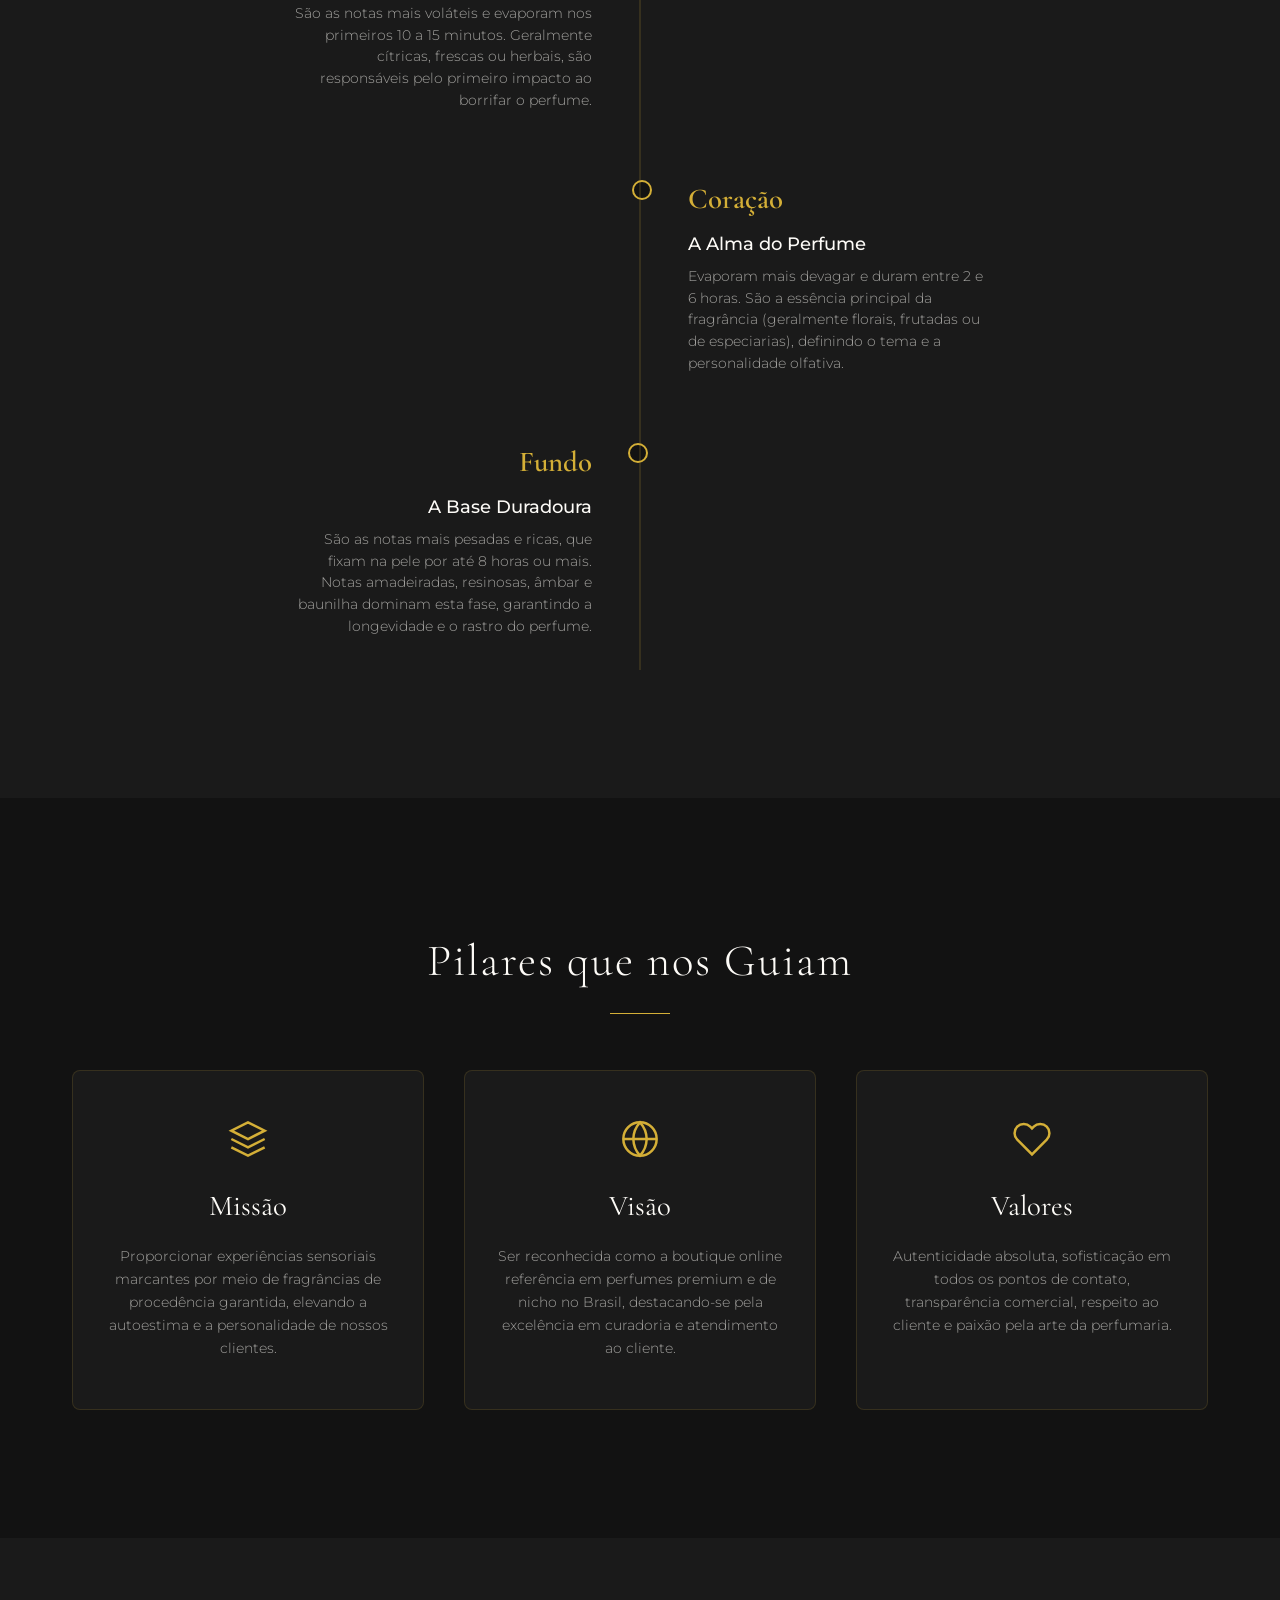
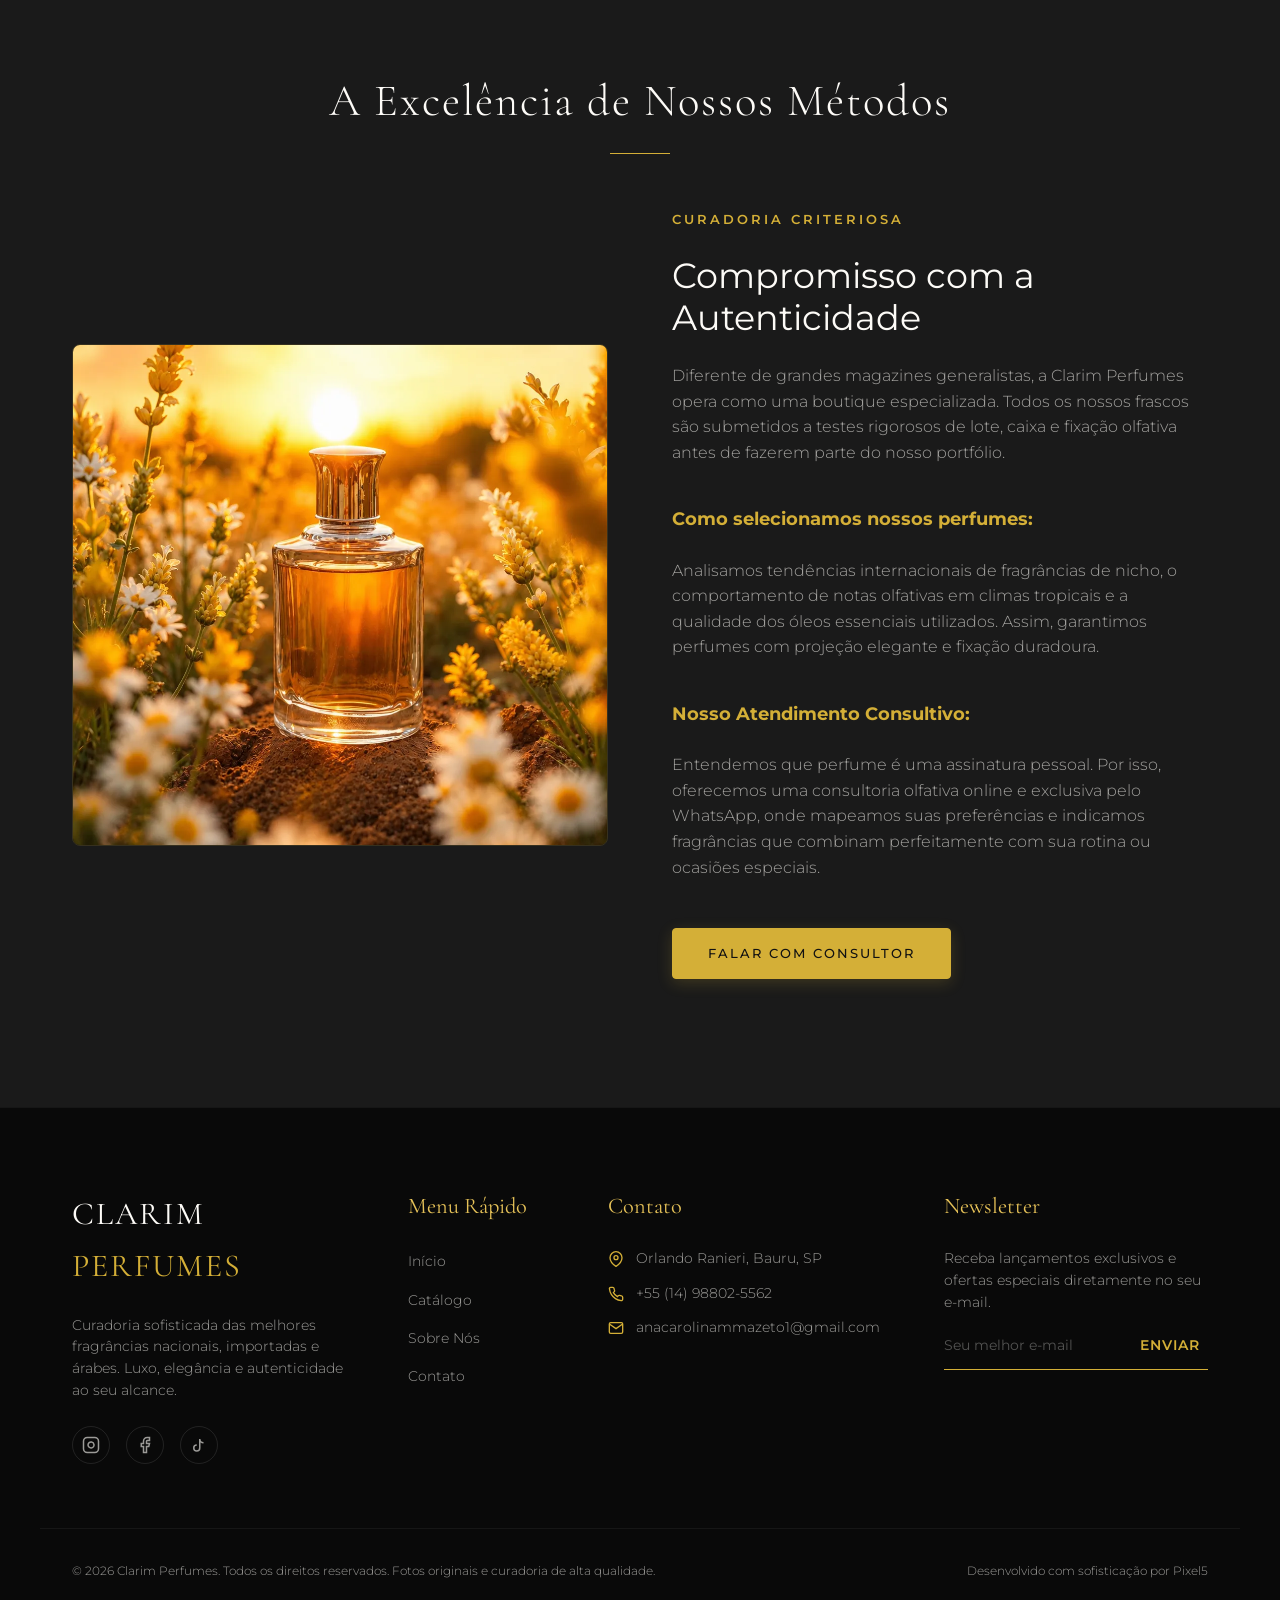
<file: sobre.html>
<!DOCTYPE html>
<html lang="pt-BR">
<head>
    <meta charset="UTF-8">
    <meta name="viewport" content="width=device-width, initial-scale=1.0">
    <title>Sobre Nós | Clarim Perfumes - Arte, Tradição e Autenticidade</title>
    
    <!-- SEO Meta Tags -->
    <meta name="description" content="Conheça a história da Clarim Perfumes, nossa missão, visão e valores. Saiba como realizamos a curadoria de perfumes originais nacionais, importados e árabes.">
    <meta name="keywords" content="Sobre a Clarim Perfumes, História da Clarim, Perfumes Autênticos, Curadoria de Perfumes">
    <meta name="author" content="Clarim Perfumes">
    
    <!-- Open Graph / Facebook -->
    <meta property="og:type" content="website">
    <meta property="og:url" content="https://www.clarimperfumes.com.br/sobre.html">
    <meta property="og:title" content="Sobre Nós | Clarim Perfumes">
    <meta property="og:description" content="Conheça a essência da Clarim Perfumes. Nossa jornada na busca pelas fragrâncias mais nobres do mundo.">
    <meta property="og:image" content="assets/imagens/sobre_nos.webp">

    <!-- Favicon -->
    <link rel="icon" type="image/png" href="favicon.ico">
    
    <!-- CSS stylesheet -->
    <link rel="stylesheet" href="css/style.css">
</head>
<body>

    <!-- HEADER / NAVIGATION -->
    <header class="header">
        <div class="container header-container">
            <a href="index.html" class="logo">
                CLARIM <span>PERFUMES</span>
            </a>
            
            <nav>
                <ul class="nav-menu">
                    <li><a href="index.html" class="nav-link">Início</a></li>
                    <li><a href="catalogo.html" class="nav-link">Catálogo</a></li>
                    <li><a href="sobre.html" class="nav-link active">Sobre Nós</a></li>
                    <li><a href="contato.html" class="nav-link">Contato</a></li>
                </ul>
            </nav>

            <div class="header-cta">
                <a href="catalogo.html" class="btn btn-primary">Comprar Agora</a>
            </div>

            <button class="mobile-toggle" aria-label="Abrir Menu">
                <span></span>
                <span></span>
                <span></span>
            </button>
        </div>
    </header>

    <!-- SOBRE HERO SECTION -->
    <section class="sobre-hero">
        <div class="container sobre-hero-content animate-on-scroll">
            <h1>Nossa Essência</h1>
            <p>A jornada da Clarim Perfumes na busca pelas fragrâncias mais exclusivas do mundo.</p>
        </div>
    </section>

    <!-- NOSSA HISTÓRIA -->
    <section class="about-section">
        <div class="container">
            <div class="about-grid">
                <div class="about-content animate-on-scroll">
                    <span class="about-label font-title" style="font-size: 1.2rem;">Origens</span>
                    <h2 class="about-title">Nossa História</h2>
                    <p class="about-text">A Clarim Perfumes nasceu de uma busca incansável por autenticidade e distinção olfativa. Fundada por entusiastas da alta perfumaria, a empresa começou como uma boutique privada atendendo colecionadores e apreciadores de fragrâncias raras.</p>
                    <p class="about-text">Com o tempo, percebemos que o mercado brasileiro carecia de uma experiência de compra que unisse a confiança da procedência com o atendimento consultivo personalizado, típico das grandes capitais europeias.</p>
                    <p class="about-text">Hoje, nos orgulhamos de conectar nossos clientes com o que há de mais refinado no mundo: a leveza das grandes marcas nacionais, a técnica refinada dos importados e o luxo ancestral das fragrâncias árabes.</p>
                </div>
                <div class="about-image-wrapper animate-on-scroll">
                    <img src="assets/imagens/sobre_nos.webp" alt="Curadoria de Luxo" loading="lazy">
                </div>
            </div>
        </div>
    </section>

    <!-- GUIA OLFATIVO (DICAS OLFATIVAS) -->
    <section class="timeline-section">
        <div class="container">
            <h2 class="section-title animate-on-scroll">Estrutura Olfativa: As Notas do Perfume</h2>
            
            <div class="timeline">
                
                <!-- Notas de Saída -->
                <div class="timeline-item left animate-on-scroll">
                    <div class="timeline-date">Saída</div>
                    <div class="timeline-content">
                        <h3>Primeira Impressão</h3>
                        <p>São as notas mais voláteis e evaporam nos primeiros 10 a 15 minutos. Geralmente cítricas, frescas ou herbais, são responsáveis pelo primeiro impacto ao borrifar o perfume.</p>
                    </div>
                </div>

                <!-- Notas de Coração -->
                <div class="timeline-item right animate-on-scroll">
                    <div class="timeline-date">Coração</div>
                    <div class="timeline-content">
                        <h3>A Alma do Perfume</h3>
                        <p>Evaporam mais devagar e duram entre 2 e 6 horas. São a essência principal da fragrância (geralmente florais, frutadas ou de especiarias), definindo o tema e a personalidade olfativa.</p>
                    </div>
                </div>

                <!-- Notas de Fundo -->
                <div class="timeline-item left animate-on-scroll">
                    <div class="timeline-date">Fundo</div>
                    <div class="timeline-content">
                        <h3>A Base Duradoura</h3>
                        <p>São as notas mais pesadas e ricas, que fixam na pele por até 8 horas ou mais. Notas amadeiradas, resinosas, âmbar e baunilha dominam esta fase, garantindo a longevidade e o rastro do perfume.</p>
                    </div>
                </div>

            </div>
        </div>
    </section>

    <!-- MISSÃO, VISÃO E VALORES -->
    <section class="mvv-section">
        <div class="container">
            <h2 class="section-title animate-on-scroll">Pilares que nos Guiam</h2>
            <div class="mvv-grid">
                
                <!-- Missão -->
                <div class="mvv-card animate-on-scroll">
                    <div class="mvv-icon">
                        <svg width="40" height="40" viewBox="0 0 24 24" fill="none" stroke="#D4AF37" stroke-width="1.5"><polygon points="12 2 2 7 12 12 22 7 12 2 12 2"></polygon><polyline points="2 17 12 22 22 17"></polyline><polyline points="2 12 12 17 22 12"></polyline></svg>
                    </div>
                    <h3>Missão</h3>
                    <p>Proporcionar experiências sensoriais marcantes por meio de fragrâncias de procedência garantida, elevando a autoestima e a personalidade de nossos clientes.</p>
                </div>

                <!-- Visão -->
                <div class="mvv-card animate-on-scroll delay-1">
                    <div class="mvv-icon">
                        <svg width="40" height="40" viewBox="0 0 24 24" fill="none" stroke="#D4AF37" stroke-width="1.5"><circle cx="12" cy="12" r="10"></circle><line x1="2" y1="12" x2="22" y2="12"></line><path d="M12 2a15.3 15.3 0 0 1 4 10 15.3 15.3 0 0 1-4 10 15.3 15.3 0 0 1-4-10 15.3 15.3 0 0 1 4-10z"></path></svg>
                    </div>
                    <h3>Visão</h3>
                    <p>Ser reconhecida como a boutique online referência em perfumes premium e de nicho no Brasil, destacando-se pela excelência em curadoria e atendimento ao cliente.</p>
                </div>

                <!-- Valores -->
                <div class="mvv-card animate-on-scroll delay-2">
                    <div class="mvv-icon">
                        <svg width="40" height="40" viewBox="0 0 24 24" fill="none" stroke="#D4AF37" stroke-width="1.5"><path d="M20.84 4.61a5.5 5.5 0 0 0-7.78 0L12 5.67l-1.06-1.06a5.5 5.5 0 0 0-7.78 7.78l1.06 1.06L12 21.23l7.78-7.78 1.06-1.06a5.5 5.5 0 0 0 0-7.78z"></path></svg>
                    </div>
                    <h3>Valores</h3>
                    <p>Autenticidade absoluta, sofisticação em todos os pontos de contato, transparência comercial, respeito ao cliente e paixão pela arte da perfumaria.</p>
                </div>

            </div>
        </div>
    </section>

    <!-- COMPROMISSO COM AUTENTICIDADE E CURADORIA -->
    <section class="about-section" style="background: var(--bg-secondary);">
        <div class="container">
            <h2 class="section-title animate-on-scroll">A Excelência de Nossos Métodos</h2>
            <div class="about-grid">
                <div class="about-image-wrapper animate-on-scroll">
                    <img src="assets/banners/A Excelência de Nossos Métodos.webp" alt="Processo de Curadoria" loading="lazy">
                </div>
                <div class="about-content animate-on-scroll">
                    <span class="about-label">Curadoria Criteriosa</span>
                    <h3 class="about-title" style="font-size: 2.2rem; font-family: var(--font-body); font-weight: 400;">Compromisso com a Autenticidade</h3>
                    <p class="about-text">Diferente de grandes magazines generalistas, a Clarim Perfumes opera como uma boutique especializada. Todos os nossos frascos são submetidos a testes rigorosos de lote, caixa e fixação olfativa antes de fazerem parte do nosso portfólio.</p>
                    
                    <h4 class="text-gold" style="font-size: 1.1rem; margin-top: 1rem;">Como selecionamos nossos perfumes:</h4>
                    <p class="about-text">Analisamos tendências internacionais de fragrâncias de nicho, o comportamento de notas olfativas em climas tropicais e a qualidade dos óleos essenciais utilizados. Assim, garantimos perfumes com projeção elegante e fixação duradoura.</p>
                    
                    <h4 class="text-gold" style="font-size: 1.1rem; margin-top: 1rem;">Nosso Atendimento Consultivo:</h4>
                    <p class="about-text">Entendemos que perfume é uma assinatura pessoal. Por isso, oferecemos uma consultoria olfativa online e exclusiva pelo WhatsApp, onde mapeamos suas preferências e indicamos fragrâncias que combinam perfeitamente com sua rotina ou ocasiões especiais.</p>
                    
                    <div style="margin-top: 1.5rem;">
                        <a href="contato.html" class="btn btn-primary">Falar com Consultor</a>
                    </div>
                </div>
            </div>
        </div>
    </section>

    <!-- FOOTER -->
    <footer class="footer">
        <div class="container footer-grid">
            
            <div class="footer-info">
                <a href="index.html" class="footer-logo">CLARIM <span>PERFUMES</span></a>
                <p>Curadoria sofisticada das melhores fragrâncias nacionais, importadas e árabes. Luxo, elegância e autenticidade ao seu alcance.</p>
                <div class="footer-socials">
                    <a href="https://www.instagram.com/clarim_perfumes_importados/" target="_blank" class="footer-social-link" aria-label="Instagram">
                        <svg width="18" height="18" viewBox="0 0 24 24" fill="none" stroke="currentColor" stroke-width="2"><rect x="2" y="2" width="20" height="20" rx="5" ry="5"></rect><path d="M16 11.37A4 4 0 1 1 12.63 8 4 4 0 0 1 16 11.37z"></path><line x1="17.5" y1="6.5" x2="17.51" y2="6.5"></line></svg>
                    </a>
                    <a href="https://www.facebook.com/profile.php?id=61591931759241&locale=pt_BR" target="_blank" class="footer-social-link" aria-label="Facebook">
                        <svg width="18" height="18" viewBox="0 0 24 24" fill="none" stroke="currentColor" stroke-width="2"><path d="M18 2h-3a5 5 0 0 0-5 5v3H7v4h3v8h4v-8h3l1-4h-4V7a1 1 0 0 1 1-1h3z"></path></svg>
                    </a>
                    <a href="https://www.tiktok.com/@clarimperfumesimportados" target="_blank" class="footer-social-link" aria-label="TikTok">
                        <svg width="18" height="18" viewBox="0 0 24 24" fill="none" stroke="currentColor" stroke-width="2"><path d="M9 12a4 4 0 1 0 4 4V4a5 5 0 0 0 5 5"></path></svg>
                    </a>
                </div>
            </div>

            <div class="footer-column">
                <h3>Menu Rápido</h3>
                <ul class="footer-links">
                    <li><a href="index.html">Início</a></li>
                    <li><a href="catalogo.html">Catálogo</a></li>
                    <li><a href="sobre.html">Sobre Nós</a></li>
                    <li><a href="contato.html">Contato</a></li>
                </ul>
            </div>

            <div class="footer-column">
                <h3>Contato</h3>
                <ul class="footer-contact-list">
                    <li>
                        <svg width="16" height="16" viewBox="0 0 24 24" fill="none" stroke="currentColor" stroke-width="2"><path d="M21 10c0 7-9 13-9 13s-9-6-9-13a9 9 0 0 1 18 0z"></path><circle cx="12" cy="10" r="3"></circle></svg>
                        <span>Orlando Ranieri, Bauru, SP</span>
                    </li>
                    <li>
                        <svg width="16" height="16" viewBox="0 0 24 24" fill="none" stroke="currentColor" stroke-width="2"><path d="M22 16.92v3a2 2 0 0 1-2.18 2 19.79 19.79 0 0 1-8.63-3.07 19.5 19.5 0 0 1-6-6 19.79 19.79 0 0 1-3.07-8.67A2 2 0 0 1 4.11 2h3a2 2 0 0 1 2 1.72 12.84 12.84 0 0 0 .7 2.81 2 2 0 0 1-.45 2.11L8.09 9.91a16 16 0 0 0 6 6l1.27-1.27a2 2 0 0 1 2.11-.45 12.84 12.84 0 0 0 2.81.7A2 2 0 0 1 22 16.92z"></path></svg>
                        <span>+55 (14) 98802-5562</span>
                    </li>
                    <li>
                        <svg width="16" height="16" viewBox="0 0 24 24" fill="none" stroke="currentColor" stroke-width="2"><path d="M4 4h16c1.1 0 2 .9 2 2v12c0 1.1-.9 2-2 2H4c-1.1 0-2-.9-2-2V6c0-1.1.9-2 2-2z"></path><polyline points="22,6 12,13 2,6"></polyline></svg>
                        <span>anacarolinammazeto1@gmail.com</span>
                    </li>
                </ul>
            </div>

            <div class="footer-column footer-newsletter">
                <h3>Newsletter</h3>
                <p>Receba lançamentos exclusivos e ofertas especiais diretamente no seu e-mail.</p>
                <form class="newsletter-form">
                    <input type="email" placeholder="Seu melhor e-mail" aria-label="E-mail para newsletter" required>
                    <button type="submit" class="newsletter-submit">Enviar</button>
                </form>
            </div>

        </div>

        <div class="container footer-bottom">
            <p>&copy; <span id="copyright-year">2026</span> Clarim Perfumes. Todos os direitos reservados. Fotos originais e curadoria de alta qualidade.</p>
            <p>Desenvolvido com sofisticação por Pixel5</p>
        </div>
    </footer>

    <!-- BACK TO TOP BUTTON -->
    <a href="#" class="back-to-top" aria-label="Voltar ao topo">
        <svg width="24" height="24" viewBox="0 0 24 24" fill="none" stroke="currentColor" stroke-width="2"><polyline points="18 15 12 9 6 15"></polyline></svg>
    </a>

    <!-- Scripts -->
    <script src="js/script.js"></script>
</body>
</html>
</file>
<file: css/style.css>
/* 
   Clarim Perfumes - Premium Stylesheet
   Identity inspired by Chanel, Dior, Tom Ford, Xerjoff, Creed.
*/

@import url('https://fonts.googleapis.com/css2?family=Cormorant+Garamond:ital,wght@0,300;0,400;0,600;0,700;1,400&family=Montserrat:wght@200;300;400;500;600;700&display=swap');

/* --- DESIGN SYSTEM & CSS VARIABLES --- */
:root {
    --bg-primary: #121212;
    --bg-secondary: #1a1a1a;
    --bg-tertiary: #242424;
    --color-gold: #D4AF37;
    --color-gold-light: #E5C158;
    --color-gold-dark: #aa8c2c;
    --color-ivory: #FDFBF7;
    --color-emerald: #0F3E2C;
    --color-emerald-light: #18523c;
    --color-muted: rgba(253, 251, 247, 0.6);
    --color-border: rgba(214, 175, 55, 0.15);
    --font-title: 'Cormorant Garamond', 'Playfair Display', serif;
    --font-body: 'Montserrat', 'Poppins', sans-serif;
    
    --transition-fast: all 0.2s ease;
    --transition-smooth: all 0.4s cubic-bezier(0.25, 0.8, 0.25, 1);
    --transition-slow: all 0.8s cubic-bezier(0.25, 0.8, 0.25, 1);
    
    --glass-bg: rgba(26, 26, 26, 0.75);
    --glass-border: rgba(214, 175, 55, 0.12);
    --glass-shadow: 0 15px 35px rgba(0, 0, 0, 0.6);
    
    --container-max: 1200px;
    --header-height: 80px;
}

/* --- RESET & GLOBAL STYLES --- */
* {
    margin: 0;
    padding: 0;
    box-sizing: border-box;
}

html {
    scroll-behavior: smooth;
    font-size: 16px;
    background-color: var(--bg-primary);
    color: var(--color-ivory);
}

body {
    font-family: var(--font-body);
    font-weight: 300;
    line-height: 1.6;
    overflow-x: hidden;
}

a {
    color: inherit;
    text-decoration: none;
    transition: var(--transition-fast);
}

img {
    max-width: 100%;
    height: auto;
    display: block;
}

input, select, textarea, button {
    font-family: inherit;
    font-size: inherit;
    color: inherit;
    background: transparent;
    border: none;
    outline: none;
}

button {
    cursor: pointer;
}

/* --- CUSTOM SCROLLBAR --- */
::-webkit-scrollbar {
    width: 8px;
}
::-webkit-scrollbar-track {
    background: var(--bg-primary);
}
::-webkit-scrollbar-thumb {
    background: var(--color-gold-dark);
    border-radius: 4px;
}
::-webkit-scrollbar-thumb:hover {
    background: var(--color-gold);
}

/* --- UTILITY CLASSES --- */
.container {
    max-width: var(--container-max);
    margin: 0 auto;
    padding: 0 2rem;
}

.text-gold {
    color: var(--color-gold);
}

.btn {
    display: inline-block;
    padding: 0.9rem 2.2rem;
    font-weight: 500;
    text-transform: uppercase;
    letter-spacing: 2px;
    font-size: 0.8rem;
    border-radius: 4px;
    transition: var(--transition-smooth);
    text-align: center;
}

.btn-primary {
    background: var(--color-gold);
    color: var(--bg-primary);
    border: 1px solid var(--color-gold);
    box-shadow: 0 4px 15px rgba(212, 175, 55, 0.2);
}

.btn-primary:hover {
    background: var(--color-gold-light);
    border-color: var(--color-gold-light);
    transform: translateY(-2px);
    box-shadow: 0 6px 20px rgba(212, 175, 55, 0.4);
}

.btn-secondary {
    background: transparent;
    color: var(--color-ivory);
    border: 1px solid rgba(253, 251, 247, 0.3);
}

.btn-secondary:hover {
    background: rgba(253, 251, 247, 0.05);
    border-color: var(--color-ivory);
    transform: translateY(-2px);
}

.btn-emerald {
    background: var(--color-emerald);
    color: var(--color-ivory);
    border: 1px solid var(--color-emerald);
    box-shadow: 0 4px 15px rgba(15, 62, 44, 0.2);
}

.btn-emerald:hover {
    background: var(--color-emerald-light);
    border-color: var(--color-emerald-light);
    transform: translateY(-2px);
    box-shadow: 0 6px 20px rgba(15, 62, 44, 0.4);
}

.section-title {
    font-family: var(--font-title);
    font-size: 2.8rem;
    font-weight: 300;
    text-align: center;
    margin-bottom: 3.5rem;
    letter-spacing: 2px;
    position: relative;
}

.section-title::after {
    content: '';
    display: block;
    width: 60px;
    height: 1px;
    background: var(--color-gold);
    margin: 1rem auto 0;
}

/* Glassmorphism utility */
.glass {
    background: var(--glass-bg);
    backdrop-filter: blur(10px);
    -webkit-backdrop-filter: blur(10px);
    border: 1px solid var(--glass-border);
    box-shadow: var(--glass-shadow);
}

/* --- HEADER / NAVIGATION --- */
.header {
    position: fixed;
    top: 0;
    left: 0;
    width: 100%;
    height: var(--header-height);
    z-index: 1000;
    transition: var(--transition-smooth);
    display: flex;
    align-items: center;
    border-bottom: 1px solid transparent;
}

.header.scrolled {
    height: 70px;
    background: rgba(18, 18, 18, 0.95);
    backdrop-filter: blur(10px);
    -webkit-backdrop-filter: blur(10px);
    border-color: rgba(212, 175, 55, 0.1);
    box-shadow: 0 4px 30px rgba(0, 0, 0, 0.5);
}

.header-container {
    display: flex;
    justify-content: space-between;
    align-items: center;
    width: 100%;
}

.logo {
    font-family: var(--font-title);
    font-size: 1.8rem;
    font-weight: 400;
    letter-spacing: 3px;
    color: var(--color-ivory);
    display: flex;
    align-items: center;
    gap: 0.5rem;
}

.logo span {
    color: var(--color-gold);
}

.nav-menu {
    display: flex;
    list-style: none;
    gap: 2.5rem;
}

.nav-link {
    font-size: 0.8rem;
    text-transform: uppercase;
    letter-spacing: 2px;
    font-weight: 500;
    color: var(--color-muted);
    position: relative;
    padding: 0.5rem 0;
}

.nav-link:hover, .nav-link.active {
    color: var(--color-gold);
}

.nav-link::after {
    content: '';
    position: absolute;
    bottom: 0;
    left: 0;
    width: 0;
    height: 1px;
    background: var(--color-gold);
    transition: var(--transition-smooth);
}

.nav-link:hover::after, .nav-link.active::after {
    width: 100%;
}

.header-cta .btn {
    padding: 0.6rem 1.5rem;
    font-size: 0.75rem;
}

/* Mobile Toggle */
.mobile-toggle {
    display: none;
    flex-direction: column;
    gap: 6px;
    cursor: pointer;
    background: none;
    border: none;
}

.mobile-toggle span {
    display: block;
    width: 25px;
    height: 2px;
    background: var(--color-ivory);
    transition: var(--transition-smooth);
}

/* --- HERO SECTION --- */
.hero {
    height: 100vh;
    min-height: 600px;
    display: flex;
    align-items: center;
    position: relative;
    background: linear-gradient(to right, rgba(18, 18, 18, 0.95) 40%, rgba(18, 18, 18, 0.3) 100%), 
                url('../assets/banners/capa-fundo.webp') center/cover no-repeat;
    padding-top: var(--header-height);
}

.hero-content {
    max-width: 650px;
    opacity: 0;
    transform: translateY(30px);
    animation: fadeInUp 1.2s cubic-bezier(0.25, 0.8, 0.25, 1) forwards;
    animation-delay: 0.2s;
}

.hero-tagline {
    font-size: 0.9rem;
    letter-spacing: 4px;
    text-transform: uppercase;
    color: var(--color-gold);
    margin-bottom: 1.5rem;
    font-weight: 500;
}

.hero-title {
    font-family: var(--font-title);
    font-size: 4rem;
    line-height: 1.1;
    font-weight: 300;
    margin-bottom: 2rem;
    letter-spacing: 1px;
}

.hero-description {
    font-size: 1rem;
    color: var(--color-muted);
    margin-bottom: 3rem;
    font-weight: 300;
}

.hero-buttons {
    display: flex;
    gap: 1.5rem;
}

/* --- ABOUT SECTION --- */
.about-section {
    padding: 8rem 0;
    background: linear-gradient(180deg, var(--bg-primary) 0%, var(--bg-secondary) 100%);
}

.about-grid {
    display: grid;
    grid-template-columns: 1fr 1fr;
    gap: 4rem;
    align-items: center;
}

.about-image-wrapper {
    position: relative;
    border-radius: 8px;
    overflow: hidden;
    border: 1px solid var(--color-border);
}

.about-image-wrapper img {
    width: 100%;
    height: 500px;
    object-fit: cover;
    transition: var(--transition-slow);
}

.about-image-wrapper:hover img {
    transform: scale(1.05);
}

.about-content {
    display: flex;
    flex-direction: column;
    gap: 1.5rem;
}

.about-label {
    text-transform: uppercase;
    font-size: 0.8rem;
    letter-spacing: 3px;
    color: var(--color-gold);
    font-weight: 600;
}

.about-title {
    font-family: var(--font-title);
    font-size: 3rem;
    font-weight: 300;
    line-height: 1.2;
}

.about-text {
    color: var(--color-muted);
    font-size: 1rem;
}

.about-highlights {
    display: grid;
    grid-template-columns: 1fr 1fr;
    gap: 1.5rem;
    margin-top: 1rem;
}

.about-highlight-item {
    display: flex;
    align-items: center;
    gap: 0.75rem;
    font-size: 0.9rem;
    font-weight: 400;
}

.about-highlight-item svg {
    color: var(--color-gold);
    flex-shrink: 0;
}

/* --- CATEGORIES SECTION --- */
.categories-section {
    padding: 8rem 0;
    background: var(--bg-primary);
}

.categories-grid {
    display: grid;
    grid-template-columns: repeat(4, 1fr);
    gap: 1.5rem;
}

.category-card {
    position: relative;
    height: 380px;
    overflow: hidden;
    border-radius: 8px;
    border: 1px solid rgba(253, 251, 247, 0.05);
    transition: var(--transition-smooth);
}

.category-img {
    width: 100%;
    height: 100%;
    object-fit: cover;
    transition: var(--transition-slow);
}

.category-overlay {
    position: absolute;
    top: 0;
    left: 0;
    width: 100%;
    height: 100%;
    background: linear-gradient(180deg, rgba(18, 18, 18, 0) 40%, rgba(18, 18, 18, 0.9) 100%);
    display: flex;
    flex-direction: column;
    justify-content: flex-end;
    padding: 2rem 1.5rem;
    transition: var(--transition-smooth);
}

.category-title {
    font-family: var(--font-title);
    font-size: 1.6rem;
    font-weight: 400;
    margin-bottom: 0.5rem;
}

.category-desc {
    font-size: 0.75rem;
    color: var(--color-muted);
    opacity: 0;
    transform: translateY(10px);
    transition: var(--transition-smooth);
    margin-bottom: 1rem;
}

.category-btn {
    font-size: 0.75rem;
    text-transform: uppercase;
    letter-spacing: 2px;
    color: var(--color-gold);
    font-weight: 500;
    opacity: 0;
    transform: translateY(10px);
    transition: var(--transition-smooth);
    display: inline-flex;
    align-items: center;
    gap: 0.5rem;
}

.category-card:hover {
    border-color: var(--color-gold);
    box-shadow: 0 10px 30px rgba(0, 0, 0, 0.5);
}

.category-card:hover .category-img {
    transform: scale(1.08);
}

.category-card:hover .category-overlay {
    background: linear-gradient(180deg, rgba(18, 18, 18, 0.2) 20%, rgba(18, 18, 18, 0.95) 100%);
}

.category-card:hover .category-desc,
.category-card:hover .category-btn {
    opacity: 1;
    transform: translateY(0);
}

/* --- FEATURED PRODUCTS --- */
.featured-section {
    padding: 8rem 0;
    background: linear-gradient(180deg, var(--bg-secondary) 0%, var(--bg-primary) 100%);
}

.products-grid {
    display: grid;
    grid-template-columns: repeat(4, 1fr);
    gap: 2rem;
}

.product-card {
    background: var(--bg-secondary);
    border-radius: 8px;
    border: 1px solid var(--color-border);
    padding: 1.25rem;
    transition: var(--transition-smooth);
    display: flex;
    flex-direction: column;
    position: relative;
    overflow: hidden;
}

.product-tag {
    position: absolute;
    top: 1rem;
    right: 1rem;
    background: var(--color-emerald);
    color: var(--color-ivory);
    font-size: 0.65rem;
    padding: 0.2rem 0.6rem;
    border-radius: 20px;
    text-transform: uppercase;
    letter-spacing: 1px;
    z-index: 10;
}

.product-image-container {
    width: 100%;
    height: 250px;
    overflow: hidden;
    border-radius: 6px;
    margin-bottom: 1.5rem;
    background: #0d0d0d;
}

.product-img {
    width: 100%;
    height: 100%;
    object-fit: cover;
    transition: var(--transition-smooth);
}

.product-info {
    display: flex;
    flex-direction: column;
    flex-grow: 1;
}

.product-brand {
    font-size: 0.7rem;
    text-transform: uppercase;
    color: var(--color-gold);
    letter-spacing: 2px;
    font-weight: 500;
    margin-bottom: 0.25rem;
}

.product-name {
    font-family: var(--font-title);
    font-size: 1.4rem;
    font-weight: 400;
    color: var(--color-ivory);
    margin-bottom: 0.5rem;
}

.product-category {
    font-size: 0.75rem;
    color: var(--color-muted);
    margin-bottom: 1rem;
}

.product-price {
    font-family: var(--font-title);
    font-size: 1.5rem;
    color: var(--color-gold-light);
    font-weight: 600;
    margin-bottom: 1.5rem;
}

.product-actions {
    display: grid;
    grid-template-columns: 1fr 1fr;
    gap: 0.75rem;
    margin-top: auto;
}

.product-actions .btn {
    padding: 0.6rem 0.5rem;
    font-size: 0.7rem;
}

.product-card:hover {
    transform: translateY(-8px);
    border-color: var(--color-gold);
    box-shadow: 0 15px 30px rgba(0, 0, 0, 0.4);
}

.product-card:hover .product-img {
    transform: scale(1.06);
}

/* --- GALLERY --- */
.gallery-section {
    padding: 8rem 0;
    background: var(--bg-primary);
}

.gallery-grid {
    display: grid;
    grid-template-columns: repeat(4, 1fr);
    grid-template-rows: repeat(2, 280px);
    gap: 1.5rem;
}

.gallery-item {
    position: relative;
    overflow: hidden;
    border-radius: 8px;
    border: 1px solid rgba(253, 251, 247, 0.05);
}

.gallery-item img {
    width: 100%;
    height: 100%;
    object-fit: cover;
    transition: var(--transition-slow);
}

.gallery-overlay {
    position: absolute;
    top: 0;
    left: 0;
    width: 100%;
    height: 100%;
    background: rgba(18, 18, 18, 0.85);
    display: flex;
    flex-direction: column;
    align-items: center;
    justify-content: center;
    opacity: 0;
    transition: var(--transition-smooth);
    padding: 1rem;
    text-align: center;
}

.gallery-overlay-icon {
    color: var(--color-gold);
    margin-bottom: 0.75rem;
}

.gallery-overlay-title {
    font-family: var(--font-title);
    font-size: 1.4rem;
    font-weight: 300;
}

.gallery-overlay-sub {
    font-size: 0.75rem;
    text-transform: uppercase;
    letter-spacing: 1px;
    color: var(--color-muted);
}

.gallery-item:hover img {
    transform: scale(1.08);
}

.gallery-item:hover .gallery-overlay {
    opacity: 1;
}

/* Masonry variations for premium look */
.gallery-item.large {
    grid-column: span 2;
    grid-row: span 2;
}

/* --- DIFFERENTIALS SECTION --- */
.differentials-section {
    padding: 8rem 0;
    background: var(--bg-secondary);
    border-top: 1px solid var(--color-border);
    border-bottom: 1px solid var(--color-border);
}

.differentials-grid {
    display: grid;
    grid-template-columns: repeat(3, 1fr);
    gap: 3rem;
}

.differential-card {
    display: flex;
    flex-direction: column;
    align-items: center;
    text-align: center;
    padding: 2.5rem;
    border-radius: 8px;
    transition: var(--transition-smooth);
}

.differential-icon {
    color: var(--color-gold);
    margin-bottom: 1.5rem;
    background: rgba(212, 175, 55, 0.05);
    padding: 1rem;
    border-radius: 50%;
    display: flex;
    align-items: center;
    justify-content: center;
    border: 1px solid rgba(212, 175, 55, 0.1);
    transition: var(--transition-smooth);
}

.differential-title {
    font-family: var(--font-title);
    font-size: 1.6rem;
    font-weight: 400;
    margin-bottom: 1rem;
    color: var(--color-ivory);
}

.differential-desc {
    font-size: 0.85rem;
    color: var(--color-muted);
    font-weight: 300;
}

.differential-card:hover {
    background: rgba(253, 251, 247, 0.02);
    transform: translateY(-5px);
}

.differential-card:hover .differential-icon {
    background: rgba(212, 175, 55, 0.1);
    border-color: var(--color-gold);
}

/* --- TESTIMONIALS SECTION --- */
.testimonials-section {
    padding: 8rem 0;
    background: var(--bg-primary);
}

.testimonials-grid {
    display: grid;
    grid-template-columns: repeat(3, 1fr);
    gap: 2rem;
}

.testimonial-card {
    background: var(--bg-secondary);
    border: 1px solid var(--color-border);
    border-radius: 8px;
    padding: 2.5rem 2rem;
    transition: var(--transition-smooth);
    display: flex;
    flex-direction: column;
    gap: 1.5rem;
    position: relative;
}

.testimonial-stars {
    color: var(--color-gold);
    display: flex;
    gap: 0.25rem;
}

.testimonial-quote {
    font-family: var(--font-title);
    font-size: 1.25rem;
    font-style: italic;
    color: var(--color-ivory);
    font-weight: 300;
}

.testimonial-user {
    display: flex;
    align-items: center;
    gap: 1rem;
    margin-top: auto;
}

.testimonial-user-photo {
    width: 50px;
    height: 50px;
    border-radius: 50%;
    object-fit: cover;
    border: 1px solid var(--color-gold);
}

.testimonial-user-info h4 {
    font-size: 0.9rem;
    font-weight: 500;
}

.testimonial-user-info span {
    font-size: 0.75rem;
    color: var(--color-muted);
}

.testimonial-card:hover {
    border-color: var(--color-gold);
    box-shadow: 0 10px 25px rgba(0, 0, 0, 0.4);
    transform: translateY(-5px);
}

/* --- CTA SECTION --- */
.cta-section {
    padding: 7rem 0;
    background: linear-gradient(135deg, var(--color-emerald) 0%, var(--bg-primary) 100%);
    text-align: center;
    position: relative;
    overflow: hidden;
    border-top: 1px solid rgba(212, 175, 55, 0.15);
}

.cta-section::before {
    content: '';
    position: absolute;
    width: 300px;
    height: 300px;
    background: radial-gradient(circle, rgba(212, 175, 55, 0.08) 0%, transparent 70%);
    top: -150px;
    left: -150px;
}

.cta-container {
    max-width: 700px;
    margin: 0 auto;
    display: flex;
    flex-direction: column;
    align-items: center;
    gap: 1.5rem;
    z-index: 2;
    position: relative;
}

.cta-title {
    font-family: var(--font-title);
    font-size: 3.5rem;
    font-weight: 300;
    line-height: 1.2;
}

.cta-desc {
    font-size: 1rem;
    color: var(--color-muted);
    margin-bottom: 1.5rem;
}

/* --- FOOTER --- */
.footer {
    background: #090909;
    padding: 5rem 0 2rem;
    border-top: 1px solid rgba(253, 251, 247, 0.05);
}

.footer-grid {
    display: grid;
    grid-template-columns: 2fr 1fr 1fr 1.5fr;
    gap: 4rem;
    margin-bottom: 4rem;
}

.footer-info {
    display: flex;
    flex-direction: column;
    gap: 1.5rem;
}

.footer-logo {
    font-family: var(--font-title);
    font-size: 2rem;
    font-weight: 400;
    letter-spacing: 2px;
}

.footer-logo span {
    color: var(--color-gold);
}

.footer-info p {
    font-size: 0.85rem;
    color: var(--color-muted);
}

.footer-socials {
    display: flex;
    gap: 1rem;
}

.footer-social-link {
    width: 38px;
    height: 38px;
    border-radius: 50%;
    border: 1px solid rgba(253, 251, 247, 0.1);
    display: flex;
    align-items: center;
    justify-content: center;
    color: var(--color-muted);
    transition: var(--transition-fast);
}

.footer-social-link:hover {
    color: var(--bg-primary);
    background: var(--color-gold);
    border-color: var(--color-gold);
}

.footer-column h3 {
    font-family: var(--font-title);
    font-size: 1.4rem;
    font-weight: 400;
    margin-bottom: 1.5rem;
    color: var(--color-gold-light);
}

.footer-links {
    list-style: none;
    display: flex;
    flex-direction: column;
    gap: 0.8rem;
}

.footer-links a {
    font-size: 0.85rem;
    color: var(--color-muted);
}

.footer-links a:hover {
    color: var(--color-gold-light);
    padding-left: 5px;
}

.footer-contact-list {
    list-style: none;
    display: flex;
    flex-direction: column;
    gap: 0.8rem;
    font-size: 0.85rem;
    color: var(--color-muted);
}

.footer-contact-list li {
    display: flex;
    align-items: center;
    gap: 0.75rem;
}

.footer-contact-list svg {
    color: var(--color-gold);
    flex-shrink: 0;
}

.footer-newsletter p {
    font-size: 0.85rem;
    color: var(--color-muted);
    margin-bottom: 1rem;
}

.newsletter-form {
    display: flex;
    border-bottom: 1px solid var(--color-gold);
    padding-bottom: 0.5rem;
}

.newsletter-form input {
    flex-grow: 1;
    font-size: 0.85rem;
    padding: 0.5rem 0;
}

.newsletter-form input::placeholder {
    color: rgba(253, 251, 247, 0.3);
}

.newsletter-submit {
    color: var(--color-gold);
    font-size: 0.85rem;
    text-transform: uppercase;
    font-weight: 600;
    letter-spacing: 1px;
    padding: 0 0.5rem;
    transition: var(--transition-fast);
}

.newsletter-submit:hover {
    color: var(--color-ivory);
}

.footer-bottom {
    padding-top: 2rem;
    border-top: 1px solid rgba(253, 251, 247, 0.05);
    display: flex;
    justify-content: space-between;
    align-items: center;
    font-size: 0.75rem;
    color: var(--color-muted);
}

/* --- BACK TO TOP BUTTON --- */
.back-to-top {
    position: fixed;
    bottom: 30px;
    right: 30px;
    width: 45px;
    height: 45px;
    background: var(--bg-secondary);
    border: 1px solid var(--color-border);
    color: var(--color-gold);
    border-radius: 50%;
    display: flex;
    align-items: center;
    justify-content: center;
    opacity: 0;
    visibility: hidden;
    z-index: 99;
    transition: var(--transition-smooth);
    box-shadow: 0 4px 10px rgba(0, 0, 0, 0.4);
}

.back-to-top.visible {
    opacity: 1;
    visibility: visible;
}

.back-to-top:hover {
    background: var(--color-gold);
    color: var(--bg-primary);
    border-color: var(--color-gold);
    transform: translateY(-3px);
}

/* --- INTERSECTION OBSERVER ANIMATION CLASSES --- */
.animate-on-scroll {
    opacity: 0;
    transform: translateY(30px);
    transition: opacity 0.8s ease, transform 0.8s ease;
}

.animate-on-scroll.animated {
    opacity: 1;
    transform: translateY(0);
}

.delay-1 { transition-delay: 0.15s; }
.delay-2 { transition-delay: 0.3s; }
.delay-3 { transition-delay: 0.45s; }

/* --- SObre.html SPECIFIC CLASSES --- */
.sobre-hero {
    height: 50vh;
    min-height: 400px;
    display: flex;
    align-items: center;
    justify-content: center;
    text-align: center;
    background: linear-gradient(rgba(18, 18, 18, 0.85), rgba(18, 18, 18, 0.95)), 
                url('../assets/imagens/sobre_nos.webp') center/cover no-repeat;
    padding-top: var(--header-height);
}

.sobre-hero-content {
    max-width: 800px;
}

.sobre-hero h1 {
    font-family: var(--font-title);
    font-size: 4rem;
    font-weight: 300;
    margin-bottom: 1rem;
    color: var(--color-gold);
}

.sobre-hero p {
    font-size: 1.1rem;
    color: var(--color-muted);
}

.timeline-section {
    padding: 8rem 0;
    background: var(--bg-secondary);
}

.timeline {
    position: relative;
    max-width: 800px;
    margin: 0 auto;
}

.timeline::after {
    content: '';
    position: absolute;
    width: 2px;
    background: var(--color-border);
    top: 0;
    bottom: 0;
    left: 50%;
    margin-left: -1px;
}

.timeline-item {
    padding: 2rem 3rem;
    position: relative;
    background: inherit;
    width: 50%;
    opacity: 0;
    transform: translateY(30px);
    transition: var(--transition-slow);
}

.timeline-item.animated {
    opacity: 1;
    transform: translateY(0);
}

.timeline-item.left {
    left: 0;
    text-align: right;
}

.timeline-item.right {
    left: 50%;
}

.timeline-item::after {
    content: '';
    position: absolute;
    width: 16px;
    height: 16px;
    right: -8px;
    background-color: var(--bg-primary);
    border: 2px solid var(--color-gold);
    top: 36px;
    border-radius: 50%;
    z-index: 1;
}

.timeline-item.right::after {
    left: -8px;
}

.timeline-date {
    font-family: var(--font-title);
    font-size: 1.8rem;
    font-weight: 600;
    color: var(--color-gold);
    margin-bottom: 0.5rem;
}

.timeline-content h3 {
    font-size: 1.1rem;
    font-weight: 500;
    margin-bottom: 0.5rem;
}

.timeline-content p {
    font-size: 0.85rem;
    color: var(--color-muted);
}

.mvv-section {
    padding: 8rem 0;
    background: var(--bg-primary);
}

.mvv-grid {
    display: grid;
    grid-template-columns: repeat(3, 1fr);
    gap: 2.5rem;
}

.mvv-card {
    background: var(--bg-secondary);
    border: 1px solid var(--color-border);
    border-radius: 8px;
    padding: 3rem 2rem;
    text-align: center;
    transition: var(--transition-smooth);
}

.mvv-card:hover {
    border-color: var(--color-gold);
    transform: translateY(-5px);
}

.mvv-icon {
    color: var(--color-gold);
    margin-bottom: 1.5rem;
    display: flex;
    justify-content: center;
}

.mvv-card h3 {
    font-family: var(--font-title);
    font-size: 1.8rem;
    font-weight: 400;
    margin-bottom: 1rem;
}

.mvv-card p {
    font-size: 0.9rem;
    color: var(--color-muted);
}

/* --- Catalogo.html SPECIFIC CLASSES --- */
.catalogo-layout {
    padding: calc(var(--header-height) + 3rem) 0 8rem;
    background: var(--bg-primary);
}

.catalogo-grid-container {
    display: grid;
    grid-template-columns: 280px 1fr;
    gap: 3rem;
}

.sidebar-filters {
    position: sticky;
    top: calc(var(--header-height) + 2rem);
    height: fit-content;
    padding: 2rem;
    border-radius: 8px;
    background: var(--bg-secondary);
    border: 1px solid var(--color-border);
}

.filter-group {
    margin-bottom: 2rem;
}

.filter-group:last-child {
    margin-bottom: 0;
}

.filter-title {
    font-family: var(--font-title);
    font-size: 1.3rem;
    font-weight: 400;
    margin-bottom: 1rem;
    color: var(--color-gold-light);
    border-bottom: 1px solid rgba(253, 251, 247, 0.05);
    padding-bottom: 0.5rem;
}

.search-wrapper {
    position: relative;
    display: flex;
    align-items: center;
}

.search-input {
    width: 100%;
    padding: 0.75rem 2.5rem 0.75rem 1rem;
    border-radius: 4px;
    border: 1px solid rgba(253, 251, 247, 0.15);
    background: var(--bg-primary);
    font-size: 0.85rem;
    color: var(--color-ivory);
    transition: var(--transition-fast);
}

.search-input:focus {
    border-color: var(--color-gold);
}

.search-icon {
    position: absolute;
    right: 12px;
    color: var(--color-muted);
}

.filter-options {
    display: flex;
    flex-direction: column;
    gap: 0.75rem;
}

.radio-container {
    display: flex;
    align-items: center;
    position: relative;
    padding-left: 28px;
    cursor: pointer;
    font-size: 0.85rem;
    color: var(--color-muted);
    user-select: none;
    transition: var(--transition-fast);
}

.radio-container input {
    position: absolute;
    opacity: 0;
    cursor: pointer;
}

.checkmark {
    position: absolute;
    top: 2px;
    left: 0;
    height: 18px;
    width: 18px;
    background-color: var(--bg-primary);
    border: 1px solid rgba(253, 251, 247, 0.2);
    border-radius: 50%;
    transition: var(--transition-fast);
}

.radio-container:hover input ~ .checkmark {
    border-color: var(--color-gold);
}

.radio-container input:checked ~ .checkmark {
    background-color: var(--color-gold);
    border-color: var(--color-gold);
}

.checkmark:after {
    content: "";
    position: absolute;
    display: none;
}

.radio-container input:checked ~ .checkmark:after {
    display: block;
}

.radio-container .checkmark:after {
    top: 5px;
    left: 5px;
    width: 6px;
    height: 6px;
    border-radius: 50%;
    background: var(--bg-primary);
}

.radio-container input:checked ~ span {
    color: var(--color-ivory);
}

.select-wrapper {
    position: relative;
}

.select-wrapper select {
    width: 100%;
    padding: 0.75rem 1rem;
    background: var(--bg-primary);
    border: 1px solid rgba(253, 251, 247, 0.15);
    border-radius: 4px;
    appearance: none;
    -webkit-appearance: none;
    font-size: 0.85rem;
    color: var(--color-ivory);
    cursor: pointer;
}

.select-wrapper select:focus {
    border-color: var(--color-gold);
}

.select-wrapper::after {
    content: '▼';
    font-size: 0.7rem;
    color: var(--color-muted);
    position: absolute;
    right: 15px;
    top: 50%;
    transform: translateY(-50%);
    pointer-events: none;
}

.catalog-header {
    display: flex;
    justify-content: space-between;
    align-items: center;
    margin-bottom: 2rem;
    border-bottom: 1px solid rgba(253, 251, 247, 0.05);
    padding-bottom: 1rem;
}

.catalog-header-results {
    font-size: 0.85rem;
    color: var(--color-muted);
}

.catalog-header-results span {
    color: var(--color-gold);
    font-weight: 500;
}

.catalog-grid {
    display: grid;
    grid-template-columns: repeat(3, 1fr);
    gap: 2rem;
    min-height: 400px;
}

.no-results {
    grid-column: span 3;
    display: flex;
    flex-direction: column;
    align-items: center;
    justify-content: center;
    text-align: center;
    padding: 5rem 0;
    gap: 1.5rem;
}

.no-results-icon {
    color: var(--color-gold);
}

.no-results h3 {
    font-family: var(--font-title);
    font-size: 2rem;
}

.no-results p {
    color: var(--color-muted);
    font-size: 0.9rem;
    max-width: 400px;
}

/* Pagination */
.pagination {
    display: flex;
    justify-content: center;
    align-items: center;
    gap: 0.5rem;
    margin-top: 4rem;
}

.page-btn {
    width: 40px;
    height: 40px;
    display: flex;
    align-items: center;
    justify-content: center;
    border-radius: 4px;
    border: 1px solid rgba(253, 251, 247, 0.1);
    background: var(--bg-secondary);
    font-size: 0.85rem;
    transition: var(--transition-fast);
}

.page-btn:hover:not(.disabled) {
    border-color: var(--color-gold);
    color: var(--color-gold);
}

.page-btn.active {
    background: var(--color-gold);
    color: var(--bg-primary);
    border-color: var(--color-gold);
}

.page-btn.disabled {
    opacity: 0.3;
    cursor: not-allowed;
}

.page-btn.prev, .page-btn.next {
    width: auto;
    padding: 0 1rem;
}

/* --- Contato.html SPECIFIC CLASSES --- */
.contato-layout {
    padding: calc(var(--header-height) + 3rem) 0 8rem;
    background: var(--bg-primary);
}

.contato-grid {
    display: grid;
    grid-template-columns: 1.2fr 1fr;
    gap: 4rem;
}

.contato-form-container {
    background: var(--bg-secondary);
    border-radius: 8px;
    border: 1px solid var(--color-border);
    padding: 3rem;
}

.contato-form-container h2 {
    font-family: var(--font-title);
    font-size: 2.2rem;
    font-weight: 300;
    margin-bottom: 1rem;
    color: var(--color-gold-light);
}

.contato-form-container p {
    color: var(--color-muted);
    font-size: 0.9rem;
    margin-bottom: 2.5rem;
}

.form-group {
    margin-bottom: 1.5rem;
}

.form-row {
    display: grid;
    grid-template-columns: 1fr 1fr;
    gap: 1.5rem;
}

.form-label {
    display: block;
    font-size: 0.75rem;
    text-transform: uppercase;
    letter-spacing: 1px;
    color: var(--color-muted);
    margin-bottom: 0.5rem;
}

.form-control {
    width: 100%;
    padding: 0.9rem 1rem;
    border-radius: 4px;
    border: 1px solid rgba(253, 251, 247, 0.1);
    background: var(--bg-primary);
    color: var(--color-ivory);
    font-size: 0.9rem;
    transition: var(--transition-fast);
}

.form-control:focus {
    border-color: var(--color-gold);
}

textarea.form-control {
    resize: vertical;
    min-height: 120px;
}

.contato-info-side {
    display: flex;
    flex-direction: column;
    gap: 2.5rem;
}

.contato-details h2 {
    font-family: var(--font-title);
    font-size: 2.2rem;
    font-weight: 300;
    margin-bottom: 1.5rem;
}

.contato-list {
    list-style: none;
    display: flex;
    flex-direction: column;
    gap: 1.5rem;
}

.contato-item {
    display: flex;
    align-items: flex-start;
    gap: 1rem;
}

.contato-icon {
    color: var(--color-gold);
    background: rgba(212, 175, 55, 0.05);
    padding: 0.75rem;
    border-radius: 50%;
    display: flex;
    align-items: center;
    justify-content: center;
    border: 1px solid rgba(212, 175, 55, 0.1);
    flex-shrink: 0;
}

.contato-text h4 {
    font-size: 0.9rem;
    font-weight: 500;
    margin-bottom: 0.25rem;
}

.contato-text p {
    font-size: 0.85rem;
    color: var(--color-muted);
}

.whatsapp-card {
    background: linear-gradient(135deg, var(--color-emerald) 0%, rgba(18, 18, 18, 0.8) 100%);
    border: 1px solid rgba(15, 62, 44, 0.4);
    border-radius: 8px;
    padding: 2rem;
    display: flex;
    flex-direction: column;
    gap: 1rem;
    align-items: flex-start;
}

.whatsapp-card h3 {
    font-family: var(--font-title);
    font-size: 1.6rem;
    font-weight: 400;
}

.whatsapp-card p {
    font-size: 0.85rem;
    color: var(--color-muted);
}

.map-container {
    height: 250px;
    border-radius: 8px;
    overflow: hidden;
    border: 1px solid var(--color-border);
}

.map-container iframe {
    width: 100%;
    height: 100%;
    border: none;
    filter: invert(90%) hue-rotate(180deg) grayscale(100%);
}

/* --- SYSTEM ALERTS / TOAST --- */
.toast {
    position: fixed;
    bottom: 30px;
    left: 30px;
    background: var(--bg-secondary);
    border-left: 4px solid var(--color-gold);
    color: var(--color-ivory);
    padding: 1rem 1.5rem;
    border-radius: 4px;
    box-shadow: 0 5px 15px rgba(0, 0, 0, 0.5);
    z-index: 1001;
    transform: translateY(100px);
    opacity: 0;
    transition: var(--transition-smooth);
    display: flex;
    align-items: center;
    gap: 0.75rem;
}

.toast.show {
    transform: translateY(0);
    opacity: 1;
}

.toast-success {
    border-left-color: #2ec4b6;
}

/* --- ANIMATION KEYFRAMES --- */
@keyframes fadeInUp {
    from {
        opacity: 0;
        transform: translateY(30px);
    }
    to {
        opacity: 1;
        transform: translateY(0);
    }
}

/* --- MEDIA QUERIES (RESPONSIVENESS) --- */
@media (max-width: 1200px) {
    .container {
        padding: 0 1.5rem;
    }
    .categories-grid {
        grid-template-columns: repeat(3, 1fr);
    }
    .products-grid {
        grid-template-columns: repeat(3, 1fr);
    }
}

@media (max-width: 1024px) {
    html {
        font-size: 15px;
    }
    .hero-title {
        font-size: 3.5rem;
    }
    .about-grid {
        gap: 2.5rem;
    }
    .about-image-wrapper img {
        height: 400px;
    }
    .gallery-grid {
        grid-template-columns: repeat(3, 1fr);
        grid-template-rows: repeat(3, 240px);
    }
    .gallery-item.large {
        grid-column: span 2;
        grid-row: span 2;
    }
    .differentials-grid {
        gap: 1.5rem;
    }
    .footer-grid {
        grid-template-columns: 1fr 1fr;
        gap: 2.5rem;
    }
    .catalogo-grid-container {
        grid-template-columns: 240px 1fr;
        gap: 2rem;
    }
    .catalog-grid {
        grid-template-columns: repeat(2, 1fr);
    }
    .contato-grid {
        grid-template-columns: 1fr;
        gap: 3rem;
    }
}

@media (max-width: 768px) {
    html {
        font-size: 14px;
    }
    :root {
        --header-height: 70px;
    }
    
    .mobile-toggle {
        display: flex;
    }
    
    .nav-menu {
        position: fixed;
        top: var(--header-height);
        left: 0;
        width: 100%;
        height: calc(100vh - var(--header-height));
        background: var(--bg-primary);
        flex-direction: column;
        align-items: center;
        justify-content: center;
        gap: 2rem;
        transform: translateX(-100%);
        transition: var(--transition-smooth);
        z-index: 999;
        border-top: 1px solid rgba(253, 251, 247, 0.05);
    }
    
    .nav-menu.open {
        transform: translateX(0);
    }
    
    /* Hamburger to X conversion */
    .mobile-toggle.open span:nth-child(1) {
        transform: rotate(45deg) translate(6px, 6px);
    }
    .mobile-toggle.open span:nth-child(2) {
        opacity: 0;
    }
    .mobile-toggle.open span:nth-child(3) {
        transform: rotate(-45deg) translate(5px, -5px);
    }
    
    .header-cta {
        display: none; /* Hide desktop CTA in mobile */
    }
    
    .hero {
        background: linear-gradient(180deg, rgba(18, 18, 18, 0.9) 0%, rgba(18, 18, 18, 0.8) 100%), 
                    url('../assets/banners/capa-fundo.webp') center/cover no-repeat;
        text-align: center;
    }
    
    .hero-content {
        margin: 0 auto;
    }
    
    .hero-title {
        font-size: 2.8rem;
    }
    
    .hero-buttons {
        justify-content: center;
    }
    
    .about-grid {
        grid-template-columns: 1fr;
        gap: 3rem;
    }
    
    .about-image-wrapper {
        order: 2;
    }
    
    .categories-grid {
        grid-template-columns: repeat(2, 1fr);
    }
    
    .products-grid {
        grid-template-columns: repeat(2, 1fr);
    }
    
    .gallery-grid {
        grid-template-columns: repeat(2, 1fr);
        grid-template-rows: repeat(4, 200px);
    }
    
    .gallery-item.large {
        grid-column: span 2;
        grid-row: span 1;
    }
    
    .differentials-grid {
        grid-template-columns: 1fr;
        gap: 2rem;
    }
    
    .testimonials-grid {
        grid-template-columns: 1fr;
        gap: 2rem;
    }
    
    .footer-grid {
        grid-template-columns: 1fr;
        gap: 3rem;
    }
    
    .footer-bottom {
        flex-direction: column;
        gap: 1rem;
        text-align: center;
    }
    
    .catalogo-grid-container {
        grid-template-columns: 1fr;
    }
    
    .sidebar-filters {
        position: static;
        width: 100%;
        margin-bottom: 2rem;
    }
    
    .catalog-grid {
        grid-template-columns: repeat(2, 1fr);
    }
    
    .contato-form-container {
        padding: 2rem 1.5rem;
    }
    
    .form-row {
        grid-template-columns: 1fr;
        gap: 0;
    }
}

@media (max-width: 480px) {
    .hero-title {
        font-size: 2.2rem;
    }
    
    .hero-buttons {
        flex-direction: column;
        width: 100%;
        gap: 1rem;
    }
    
    .hero-buttons .btn {
        width: 100%;
    }
    
    .categories-grid {
        grid-template-columns: 1fr;
    }
    
    .products-grid {
        grid-template-columns: 1fr;
    }
    
    .catalog-grid {
        grid-template-columns: 1fr;
    }
    
    .gallery-grid {
        grid-template-columns: 1fr;
        grid-template-rows: auto;
    }
    
    .gallery-item.large {
        grid-column: span 1;
    }
    
    .timeline::after {
        left: 31px;
    }
    
    .timeline-item {
        width: 100%;
        padding-left: 55px;
        padding-right: 0;
        text-align: left;
    }
    
    .timeline-item.left {
        text-align: left;
    }
    
    .timeline-item.right {
        left: 0;
    }
    
    .timeline-item::after {
        left: 23px;
        right: auto;
    }
    
    .timeline-item.right::after {
        left: 23px;
    }
    
    .mvv-grid {
        grid-template-columns: 1fr;
    }
}
</file>
